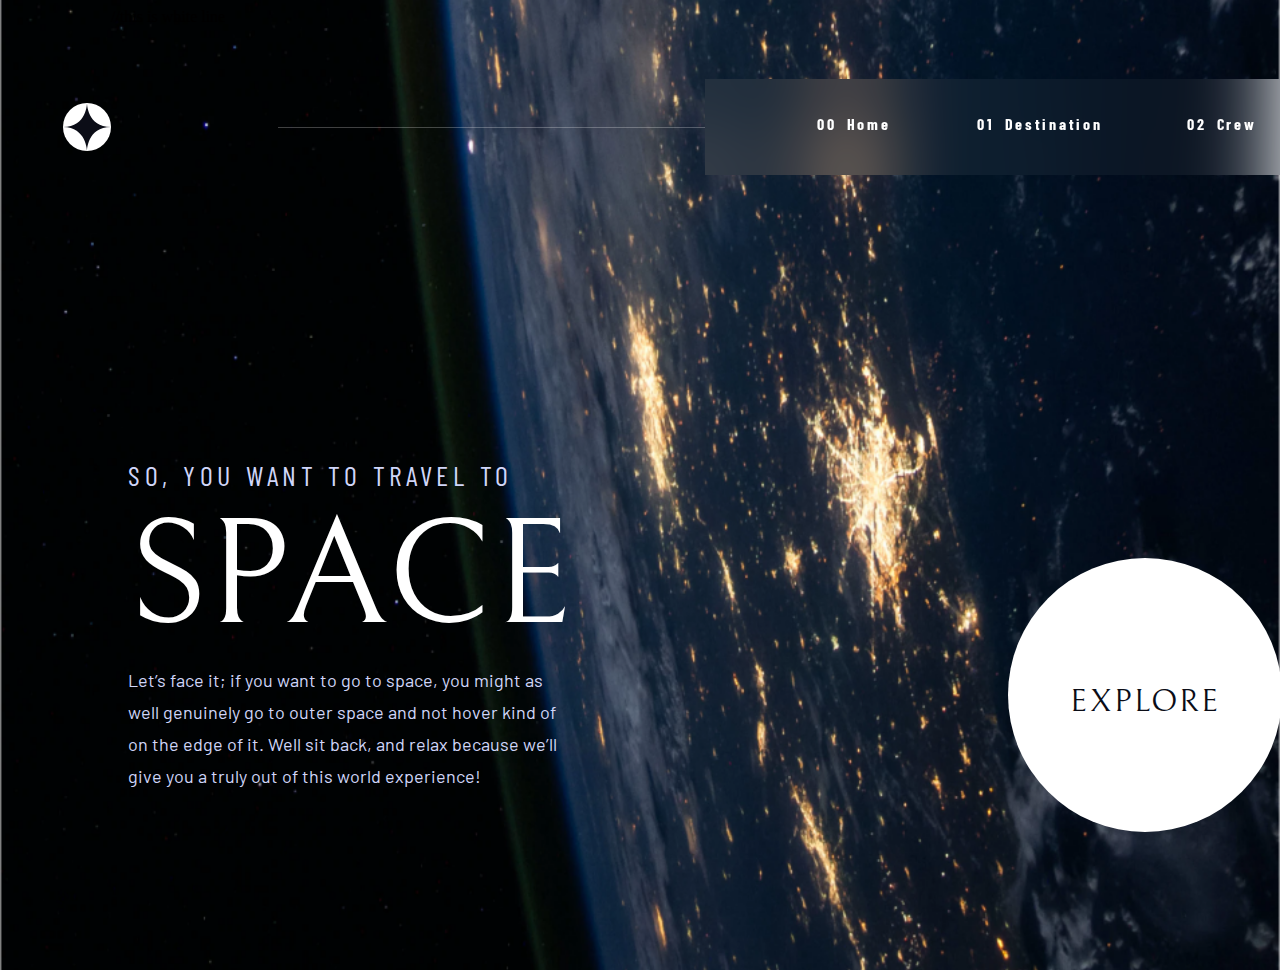
<file: index.html>
<!DOCTYPE html>
<html lang="en">
  <head>
    <meta charset="UTF-8">
    <meta name="viewport" content="width=device-width, initial-scale=1.0">
    <link rel="stylesheet" href="style.css">
    <link rel="preconnect" href="https://fonts.googleapis.com">
    <link rel="preconnect" href="https://fonts.gstatic.com" crossorigin>
    <link
      href="https://fonts.googleapis.com/css2?family=Barlow+Condensed:wght@200&family=Outfit:wght@300&family=Poppins:wght@900&display=swap"
      rel="stylesheet">
    <link rel="preconnect" href="https://fonts.googleapis.com">
    <link rel="preconnect" href="https://fonts.gstatic.com" crossorigin>
    <link
      href="https://fonts.googleapis.com/css2?family=Barlow+Condensed:wght@200&family=Bellefair&family=Outfit:wght@300&family=Poppins:wght@900&display=swap"
      rel="stylesheet">
    <link rel="preconnect" href="https://fonts.googleapis.com">
    <link rel="preconnect" href="https://fonts.gstatic.com" crossorigin>
    <link
      href="https://fonts.googleapis.com/css2?family=Barlow+Condensed:wght@200&family=Barlow:wght@100&family=Bellefair&family=Outfit:wght@300&family=Poppins:wght@900&display=swap"
      rel="stylesheet">
    <title>Home</title>
  </head>
  <body>
    <div class="logo">
      <img src="./image/logo.svg" alt>
    </div>
    <div class="container-1">
      //this is white line
      <div class="whiteLine"></div>
      <div class="navBox">
        <div class="listNav">
          <div class="Home">
            <a href="./index.html">
              <div class="h4">00</div>
              <div class="h2">Home</div>
            </a>
          </div>
          <div class="crew">
            <a href="../../Destination/europa/index.html">
              <div class="h4">01</div>
              <div class="h2">Destination</div>
            </div>

            <div class="destination">
              <a href="../../crew/crew-page-1/index.html">
                <div class="h4">02</div>
                <div class="h2">Crew</div>
              </a>
            </div>
            <div class="technology">
              <a href="/Technology/technology-page-1/index.html">
                <div class="h4">03</div>
                <div class="h2">Technology</div>
              </a>
            </div>
          </div>
        </div>
      </div>
        <div class="container-2">
          <div class="head1">
            SO, YOU WANT TO TRAVEL TO
          </div>
          <div class="head2">
            SPACE
          </div>
          <div class="head3">
            Let’s face it; if you want to go to space, you might as well
            genuinely go to outer space and not hover kind of on the edge of it.
            Well sit back, and relax because we’ll give you a truly out of this
            world experience!
          </div>
        </div>
        <div class="container-3">
          <a href="./index.html"><div class="exp">
              EXPLORE
          </div></a>
        </div>
      </body>
    </html>
</file>
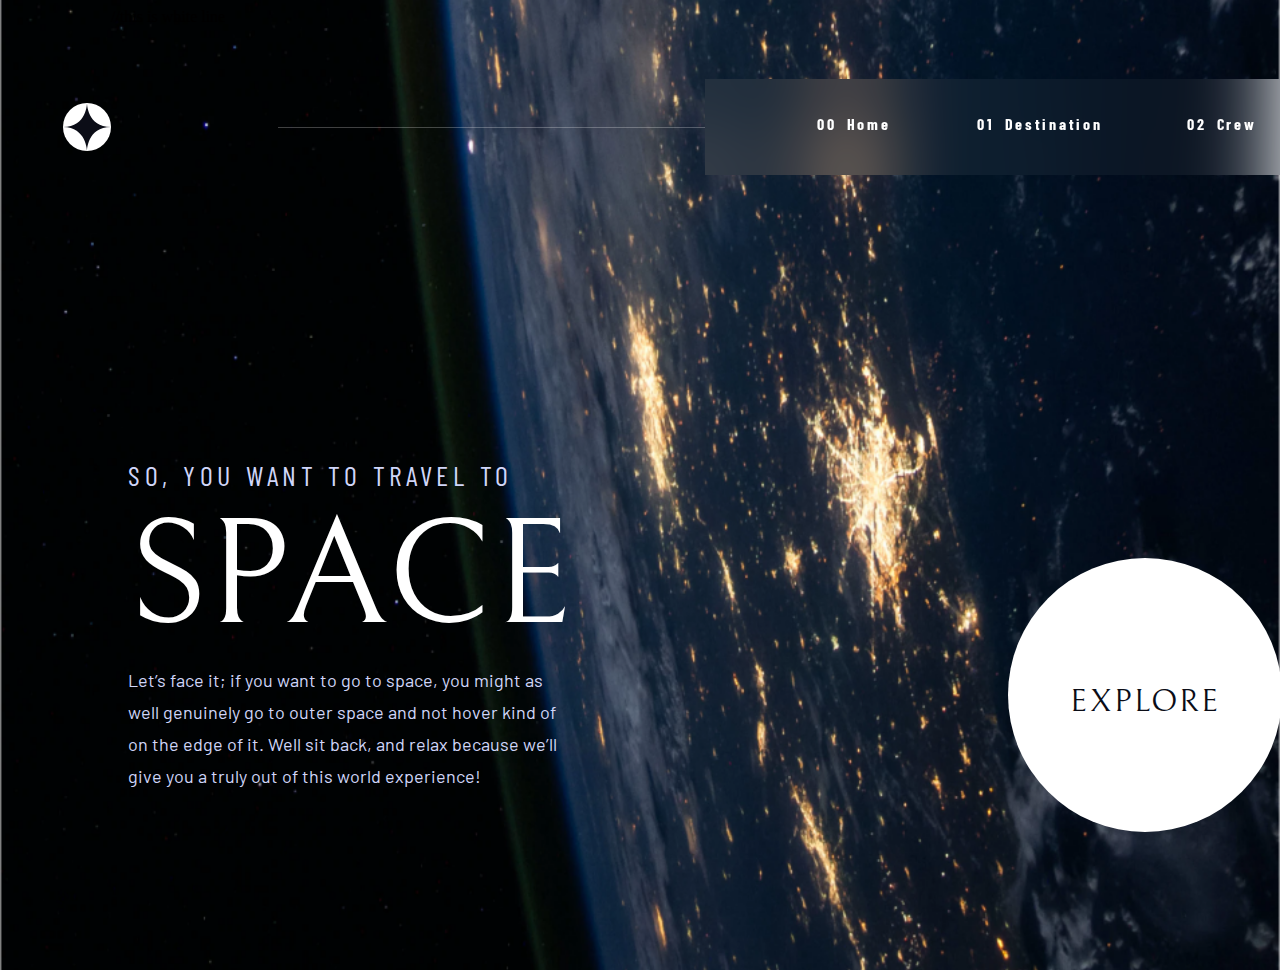
<file: Home/index.html>
<!DOCTYPE html>
<html lang="en">
  <head>
    <meta charset="UTF-8">
    <meta name="viewport" content="width=device-width, initial-scale=1.0">
    <link rel="stylesheet" href="style.css">
    <link rel="preconnect" href="https://fonts.googleapis.com">
    <link rel="preconnect" href="https://fonts.gstatic.com" crossorigin>
    <link
      href="https://fonts.googleapis.com/css2?family=Barlow+Condensed:wght@200&family=Outfit:wght@300&family=Poppins:wght@900&display=swap"
      rel="stylesheet">
    <link rel="preconnect" href="https://fonts.googleapis.com">
    <link rel="preconnect" href="https://fonts.gstatic.com" crossorigin>
    <link
      href="https://fonts.googleapis.com/css2?family=Barlow+Condensed:wght@200&family=Bellefair&family=Outfit:wght@300&family=Poppins:wght@900&display=swap"
      rel="stylesheet">
    <link rel="preconnect" href="https://fonts.googleapis.com">
    <link rel="preconnect" href="https://fonts.gstatic.com" crossorigin>
    <link
      href="https://fonts.googleapis.com/css2?family=Barlow+Condensed:wght@200&family=Barlow:wght@100&family=Bellefair&family=Outfit:wght@300&family=Poppins:wght@900&display=swap"
      rel="stylesheet">
    <title>Home</title>
  </head>
  <body>
    <div class="logo">
      <img src="./image/logo.svg" alt>
    </div>
    <div class="container-1">
      //this is white line
      <div class="whiteLine"></div>
      <div class="navBox">
        <div class="listNav">
          <div class="Home">
            <a href="../../Home/index.html">
              <div class="h4">00</div>
              <div class="h2">Home</div>
            </a>
          </div>
          <div class="crew">
            <a href="../../Destination/europa/index.html">
              <div class="h4">01</div>
              <div class="h2">Destination</div>
            </div>

            <div class="destination">
              <a href="../../crew/crew-page-1/index.html">
                <div class="h4">02</div>
                <div class="h2">Crew</div>
              </a>
            </div>
            <div class="technology">
              <a href="/Technology/technology-page-1/index.html">
                <div class="h4">03</div>
                <div class="h2">Technology</div>
              </a>
            </div>
          </div>
        </div>
      </div>
        <div class="container-2">
          <div class="head1">
            SO, YOU WANT TO TRAVEL TO
          </div>
          <div class="head2">
            SPACE
          </div>
          <div class="head3">
            Let’s face it; if you want to go to space, you might as well
            genuinely go to outer space and not hover kind of on the edge of it.
            Well sit back, and relax because we’ll give you a truly out of this
            world experience!
          </div>
        </div>
        <div class="container-3">
          <a href="./index.html"><div class="exp">
              EXPLORE
          </div></a>
        </div>
      </body>
    </html>
</file>
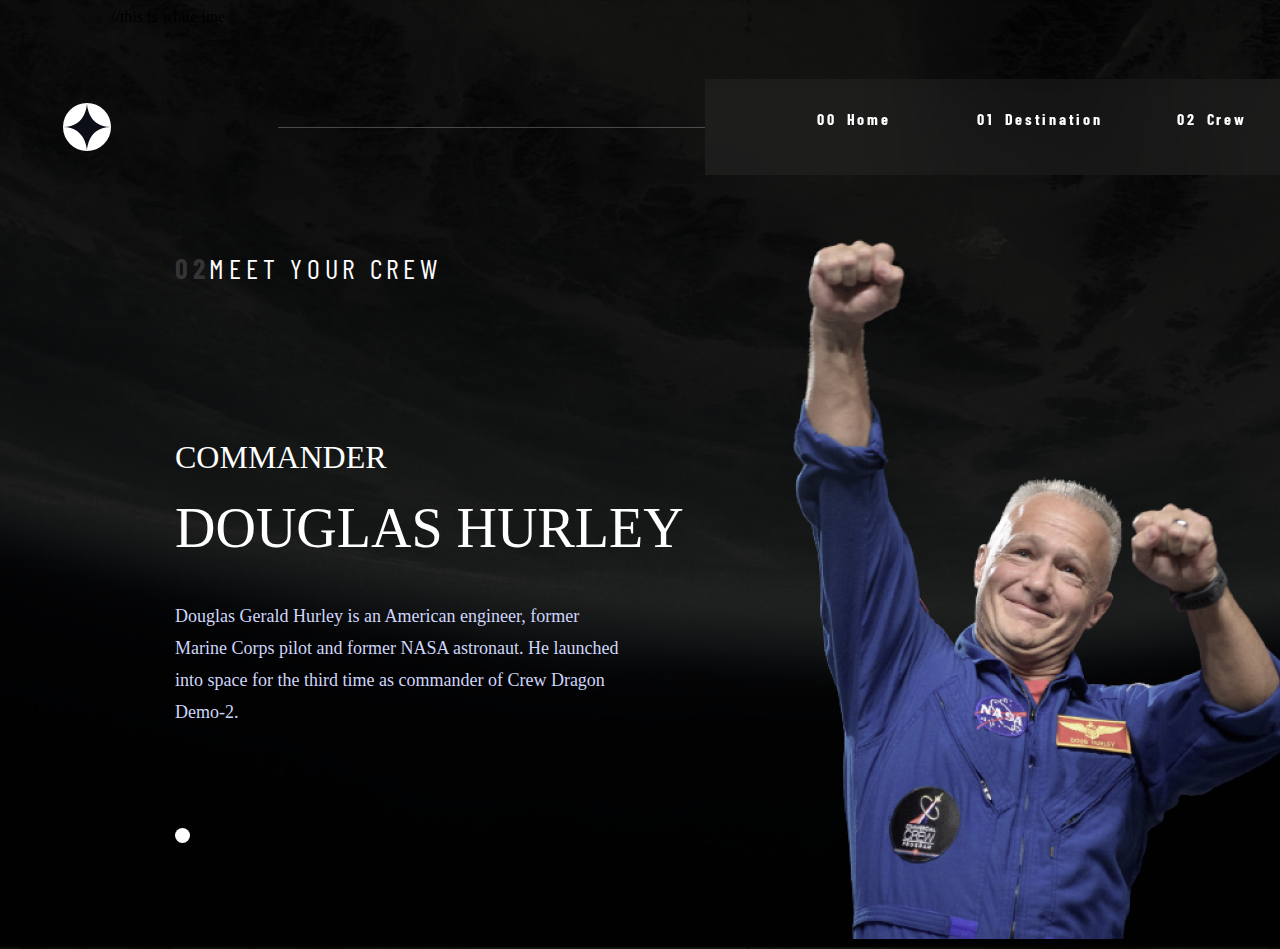
<file: crew/crew-page-1/index.html>
<!DOCTYPE html>
<html lang="en">
  <head>
    <meta charset="UTF-8" />
    <meta name="viewport" content="width=device-width, initial-scale=1.0" />
    <title>Crew 1st</title>
    <link rel="preconnect" href="https://fonts.googleapis.com">
<link rel="preconnect" href="https://fonts.gstatic.com" crossorigin>
<link href="https://fonts.googleapis.com/css2?family=Barlow+Condensed:wght@200&display=swap" rel="stylesheet">
    <link rel="stylesheet" href="style.css" />
  </head>
  <body>
    <div class="logo">
      <img src="../image/logo.svg" alt="" />
    </div>
    <div class="container-1">
      //this is white line
      <div class="whiteLine"></div>
      <div class="navBox">
        <div class="listNav">
          <div class="Home">
            <a href="../../index.html">
              <div class="h4">00</div>
              <div class="h2">Home</div>
            </a>
          </div>
          <div class="crew">
            <a href="../../Destination/europa/index.html">
              <div class="h4">01</div>
              <div class="h2">Destination</div>
          </div>
          <div class="destination">
            <a href="../../crew/crew-page-1/index.html">
              <div class="h4">02</div>
              <div class="h2">Crew</div>
            </a>
          </div>
          <div class="technology">
            <a href="/Technology/technology-page-1/index.html">
              <div class="h4">03</div>
              <div class="h2">Technology</div>
            </a>
          </div>
        </div>
      </div>
    </div>
    <div class="container-2">
      <div class="num">
        02
      </div>
      <div class="name">
        Meet your crew
      </div>
    </div>
    <div class="midContent">
      <div class="com">
        Commander 
      </div>
      <div class="bigDou">
        Douglas Hurley
      </div>
      <div class="smallDou">
        Douglas Gerald Hurley is an American engineer, former Marine Corps pilot and former NASA astronaut. He launched into space for the third time as commander of Crew Dragon Demo-2.
      </div>
      <div class="select">
        <svg xmlns="http://www.w3.org/2000/svg" width="132" height="15" viewBox="0 0 132 15" fill="none">
  <a href="../crew-page-1/index.html">
    <circle cx="7.5" cy="7.5" r="7.5" fill="white"/>
    <a href="../crew-page-2/index.html">
  <circle opacity="0.174363" cx="46.5" cy="7.5" r="7.5" fill="white"/>
  <a href="../crew-page-3/index.html">
  <circle opacity="0.174363" cx="85.5" cy="7.5" r="7.5" fill="white"/>
</a>
  <a href="../crew-page-4/index.html">
  <circle opacity="0.174363" cx="124.5" cy="7.5" r="7.5" fill="white"/>
</a>
</svg>
      </div>
    </div>
    <div class="photo">
      <div class="img">
        <img src="../image/crew-1.png" alt="">
      </div>
    </div>
  </body>
</html>
</file>
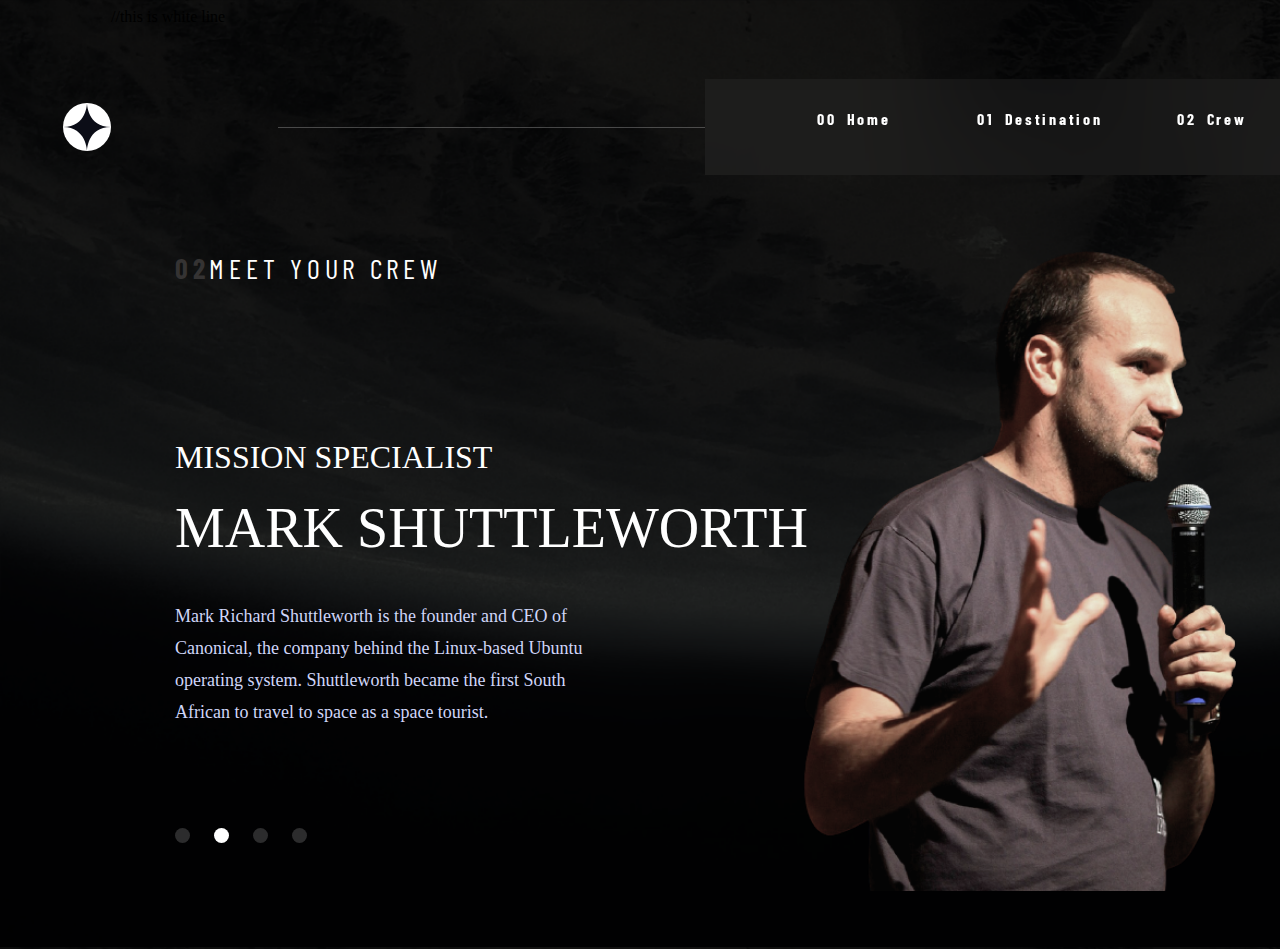
<file: crew/crew-page-2/index.html>
<!DOCTYPE html>
<html lang="en">
  <head>
    <meta charset="UTF-8" />
    <meta name="viewport" content="width=device-width, initial-scale=1.0" />
    <title>Crew 2rd</title>
    <link rel="preconnect" href="https://fonts.googleapis.com">
<link rel="preconnect" href="https://fonts.gstatic.com" crossorigin>
<link href="https://fonts.googleapis.com/css2?family=Barlow+Condensed:wght@200&display=swap" rel="stylesheet">
    <link rel="stylesheet" href="style.css" />
  </head>
  <body>
          <div class="logo">
      <img src="../image/logo.svg" alt="" />
    </div>
    <div class="container-1">
      //this is white line
      <div class="whiteLine"></div>
      <div class="navBox">
        <div class="listNav">
          <div class="Home">
            <a href="../../index.html">
              <div class="h4">00</div>
              <div class="h2">Home</div>
            </a>
          </div>
          <div class="crew">
            <a href="../../Destination/europa/index.html">
              <div class="h4">01</div>
              <div class="h2">Destination</div>
          </div>
          <div class="destination">
            <a href="../../crew/crew-page-1/index.html">
              <div class="h4">02</div>
              <div class="h2">Crew</div>
            </a>
          </div>
          <div class="technology">
            <a href="/Technology/technology-page-1/index.html">
              <div class="h4">03</div>
              <div class="h2">Technology</div>
            </a>
          </div>
        </div>
      </div>
    </div>
    <div class="container-2">
      <div class="num">
        02
      </div>
      <div class="name">
        Meet your crew
      </div>
    </div>
    <div class="midContent">
      <div class="com">
        Mission Specialist  
      </div>
      <div class="bigDou">
        MARK SHUTTLEWORTH
      </div>
      <div class="smallDou">
         Mark Richard Shuttleworth is the founder and CEO of Canonical, the company behind the Linux-based Ubuntu operating system. Shuttleworth became the first South African to travel to space as a space tourist.
      </div>
      <div class="select">
        <svg xmlns="http://www.w3.org/2000/svg" width="132" height="15" viewBox="0 0 132 15" fill="none">
  <a href="../crew-page-2/index.html">
  <circle cx="46.5" cy="7.5" r="7.5" fill="white"/></a>
  <a href="../crew-page-1/index.html">
  <circle opacity="0.174363" cx="7.5" cy="7.5" r="7.5" fill="white"/></a>
  <a href="../crew-page-3/index.html">
  <circle opacity="0.174363" cx="85.5" cy="7.5" r="7.5" fill="white"/></a>
  <a href="../crew-page-4/index.html">
  <circle opacity="0.174363" cx="124.5" cy="7.5" r="7.5" fill="white"/></a>
</svg>
      </div>
    </div>
    <div class="photo">
      <div class="img">
        <img src="../image/crew-2.png" alt="">
      </div>
    </div>
  </body>
</html>
</file>
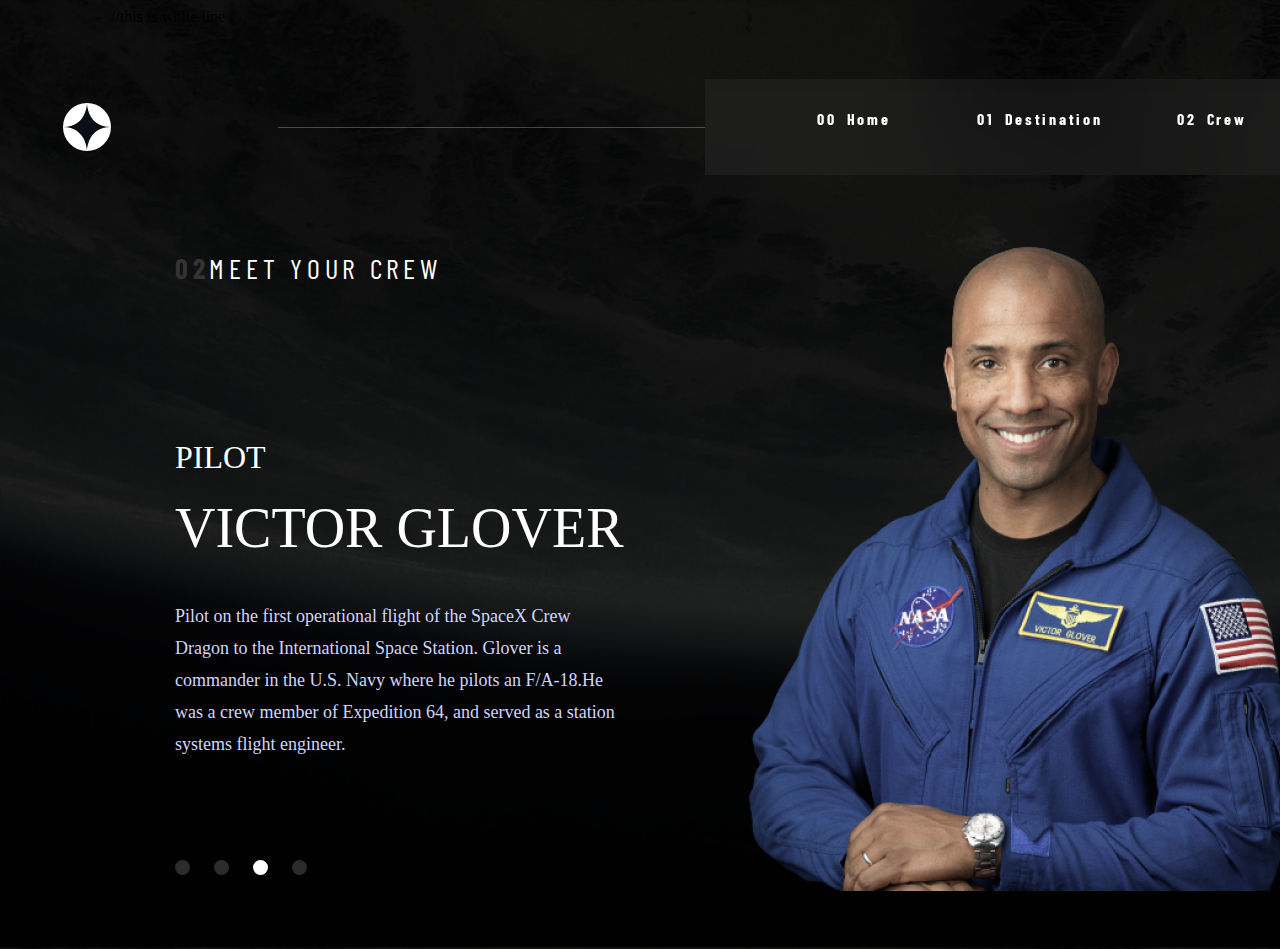
<file: crew/crew-page-3/index.html>
<!DOCTYPE html>
<html lang="en">
  <head>
    <meta charset="UTF-8" />
    <meta name="viewport" content="width=device-width, initial-scale=1.0" />
    <title>crew 3rd</title>
    <link rel="preconnect" href="https://fonts.googleapis.com">
<link rel="preconnect" href="https://fonts.gstatic.com" crossorigin>
<link href="https://fonts.googleapis.com/css2?family=Barlow+Condensed:wght@200&display=swap" rel="stylesheet">
    <link rel="stylesheet" href="style.css" />
  </head>
  <body>
   <div class="logo">
      <img src="../image/logo.svg" alt="" />
    </div>
    <div class="container-1">
      //this is white line
      <div class="whiteLine"></div>
      <div class="navBox">
        <div class="listNav">
          <div class="Home">
            <a href="../../index.html">
              <div class="h4">00</div>
              <div class="h2">Home</div>
            </a>
          </div>
          <div class="crew">
            <a href="../../Destination/europa/index.html">
              <div class="h4">01</div>
              <div class="h2">Destination</div>
          </div>
          <div class="destination">
            <a href="../../crew/crew-page-1/index.html">
              <div class="h4">02</div>
              <div class="h2">Crew</div>
            </a>
          </div>
          <div class="technology">
            <a href="/Technology/technology-page-1/index.html">
              <div class="h4">03</div>
              <div class="h2">Technology</div>
            </a>
          </div>
        </div>
      </div>
    </div> <div class="container-2">
      <div class="num">
        02
      </div>
      <div class="name">
        Meet your crew
      </div>
    </div>
    <div class="midContent">
      <div class="com">
        PILOT
      </div>
      <div class="bigDou">
        Victor Glover
      </div>
      <div class="smallDou">
        Pilot on the first operational flight of the SpaceX Crew Dragon to the International Space Station. Glover is a commander in the U.S. Navy where he pilots an F/A-18.He was a crew member of Expedition 64, and served as a station systems flight engineer. 
      </div>
      <div class="select">
        <svg xmlns="http://www.w3.org/2000/svg" width="132" height="15" viewBox="0 0 132 15" fill="none">
  <a href="../crew-page-3/index.html"><circle cx="85.5" cy="7.5" r="7.5" fill="white"/></a>
  <a href="../crew-page-1/index.html"><circle opacity="0.174363" cx="7.5" cy="7.5" r="7.5" fill="white"/></a>
  <a href="../crew-page-2/index.html"><circle opacity="0.174363" cx="46.5" cy="7.5" r="7.5" fill="white"/></a>
  <a href="../crew-page-4/index.html"><circle opacity="0.174363" cx="124.5" cy="7.5" r="7.5" fill="white"/></a>
        </svg>
      </div>
    </div>
    <div class="photo">
      <div class="img">
        <img src="../image/crew-3.png" alt="">
      </div>
    </div>
  </body>
</html>
</file>
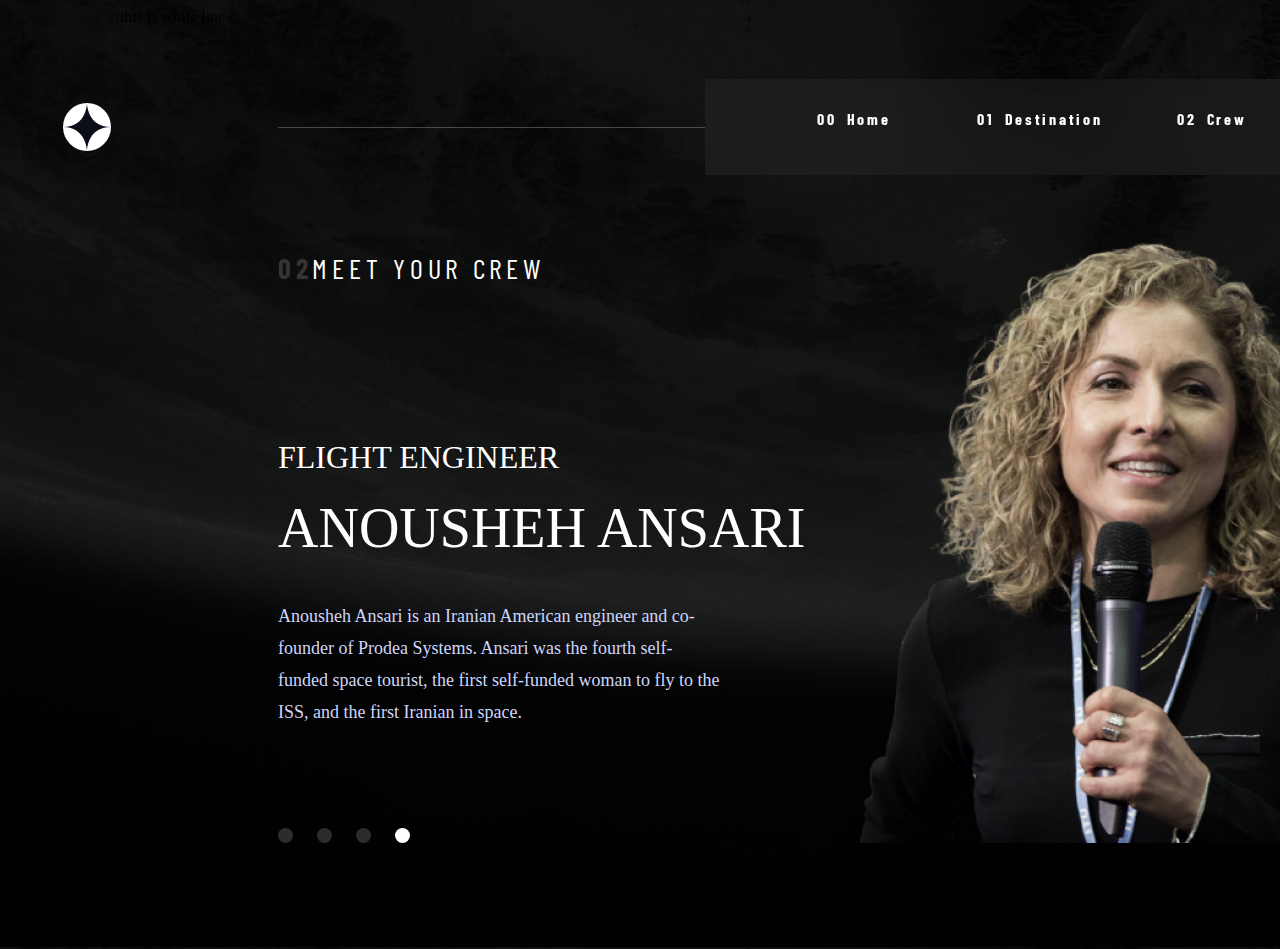
<file: crew/crew-page-4/index.html>
<!DOCTYPE html>
<html lang="en">
  <head>
    <meta charset="UTF-8" />
    <meta name="viewport" content="width=device-width, initial-scale=1.0" />
    <title>crew 4th</title>
    <link rel="preconnect" href="https://fonts.googleapis.com">
<link rel="preconnect" href="https://fonts.gstatic.com" crossorigin>
<link href="https://fonts.googleapis.com/css2?family=Barlow+Condensed:wght@200&display=swap" rel="stylesheet">
    <link rel="stylesheet" href="style.css" />
  </head>
  <body>
     <div class="logo">
      <img src="../image/logo.svg" alt="" />
    </div>
    <div class="container-1">
      //this is white line
      <div class="whiteLine"></div>
      <div class="navBox">
        <div class="listNav">
          <div class="Home">
            <a href="../../index.html">
              <div class="h4">00</div>
              <div class="h2">Home</div>
            </a>
          </div>
          <div class="crew">
            <a href="../../Destination/europa/index.html">
              <div class="h4">01</div>
              <div class="h2">Destination</div>
          </div>
          <div class="destination">
            <a href="../../crew/crew-page-1/index.html">
              <div class="h4">02</div>
              <div class="h2">Crew</div>
            </a>
          </div>
          <div class="technology">
            <a href="/Technology/technology-page-1/index.html">
              <div class="h4">03</div>
              <div class="h2">Technology</div>
            </a>
          </div>
        </div>
      </div>
    <div class="container-2">
      <div class="num">
        02
      </div>
      <div class="name">
        Meet your crew
      </div>
    </div>
    <div class="midContent">
      <div class="com">
      Flight Engineer 
      </div>
      <div class="bigDou">
        Anousheh Ansari
      </div>
      <div class="smallDou">
        Anousheh Ansari is an Iranian American engineer and co-founder of Prodea Systems. Ansari was the fourth self-funded space tourist, the first self-funded woman to fly to the ISS, and the first Iranian in space. 
      </div>
      <div class="select">
       <svg xmlns="http://www.w3.org/2000/svg" width="132" height="15" viewBox="0 0 132 15" fill="none">
  <a href="../crew-page-4/index.html"><circle cx="124.5" cy="7.5" r="7.5" fill="white"/></a>
  <a href="../crew-page-1/index.html"><circle opacity="0.174363" cx="7.5" cy="7.5" r="7.5" fill="white"/></a>
  <a href="../crew-page-2/index.html"><circle opacity="0.174363" cx="46.5" cy="7.5" r="7.5" fill="white"/></a>
  <a href="../crew-page-3/index.html"><circle opacity="0.174363" cx="85.5" cy="7.5" r="7.5" fill="white"/></a>
        </svg>
      </div>
    </div>
    <div class="photo">
      <div class="img">
        <img src="../image/crew-4.png" alt="">
      </div>
    </div>
  </body>
</html>
</file>
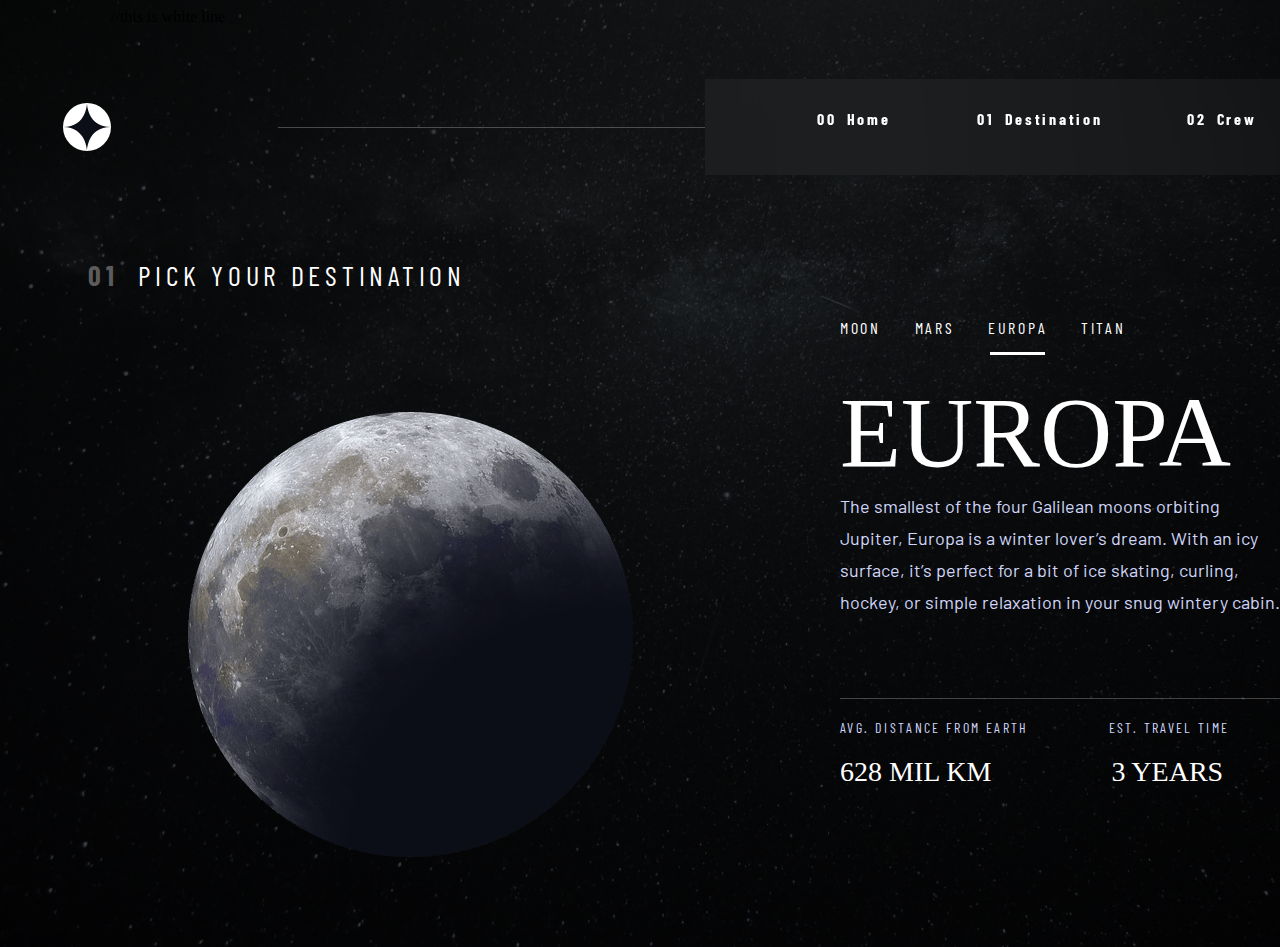
<file: Destination/europa/index.html>
<!DOCTYPE html>
<html lang="en">

<head>
  <meta charset="UTF-8">
  <meta name="viewport" content="width=device-width, initial-scale=1.0">
  <link rel="preconnect" href="https://fonts.googleapis.com">
  <link rel="preconnect" href="https://fonts.gstatic.com" crossorigin>
  <link
    href="https://fonts.googleapis.com/css2?family=Barlow+Condensed:wght@100;200&family=Outfit:wght@300&family=Poppins:wght@900&display=swap"
    rel="stylesheet">
  <link rel="preconnect" href="https://fonts.googleapis.com">
  <link rel="preconnect" href="https://fonts.gstatic.com" crossorigin>
  <link
    href="https://fonts.googleapis.com/css2?family=Barlow+Condensed:wght@100;200&family=Barlow:wght@100&family=Outfit:wght@300&family=Poppins:wght@900&display=swap"
    rel="stylesheet">
  <link rel="stylesheet" href="style.css">
  <title>europa</title>
</head>

<body>
  <div class="logo">
    <img src="../image/logo.svg" alt="" />
  </div>
  <div class="container-1">
    //this is white line
    <div class="whiteLine"></div>
    <div class="navBox">
      <div class="listNav">
        <div class="Home">
          <a href="../../index.html">
            <div class="h4">00</div>
            <div class="h2">Home</div>
          </a>
        </div>
        <div class="crew">
          <a href="../../Destination/europa/index.html">
            <div class="h4">01</div>
            <div class="h2">Destination</div>
        </div>
        <div class="destination">
          <a href="../../crew/crew-page-1/index.html">
            <div class="h4">02</div>
            <div class="h2">Crew</div>
          </a>
        </div>
        <div class="technology">
          <a href="/Technology/technology-page-1/index.html">
            <div class="h4">03</div>
            <div class="h2">Technology</div>
          </a>
        </div>
      </div>
    </div>
  </div>

  <div class="container-2">
    <div class="section1">
      <div class="head1">
        01
      </div>
      <div class="head2">
        PICK YOUR DESTINATION
      </div>
    </div>
    <div class="section2">
      <img src="../image/image-moon.png" alt="">
    </div>
  </div>

  <div class="container-3">
    <div class="part1">
      <div class="moon">
        <a href="../moon/index.html">MOON</a>
      </div>
      <div class="mars">
        <a href="../mars/index.html">MARS</a>
      </div>
      <div class="europa">
        <a href="../europa/index.html">EUROPA</a>
      </div>
      <div class="titan">
        <a href="../Titan/index.html">TITAN</a>
      </div>
    </div>
    <div class="part2">
    </div>
    <div class="part3">
      <div class="bigName">
        EUROPA
      </div>
    </div>
    <div class="part4">
      The smallest of the four Galilean moons orbiting Jupiter, Europa is a winter lover’s dream. With an icy surface, it’s perfect for a bit of ice skating, curling, hockey, or simple relaxation in your snug wintery cabin.
    </div>
    <div class="part5">
    </div>
    <div class="part6">
      <div class="avg">
        AVG. DISTANCE FROM EARTH
      </div>
      <div class="est">
        EST. TRAVEL TIME
      </div>
    </div>
    <div class="part7">
      <div class="km">
        628 MIL KM
      </div>
      <div class="days">
        3 YEARS
      </div>
    </div>
  </div>

</body>

</html>
</file>
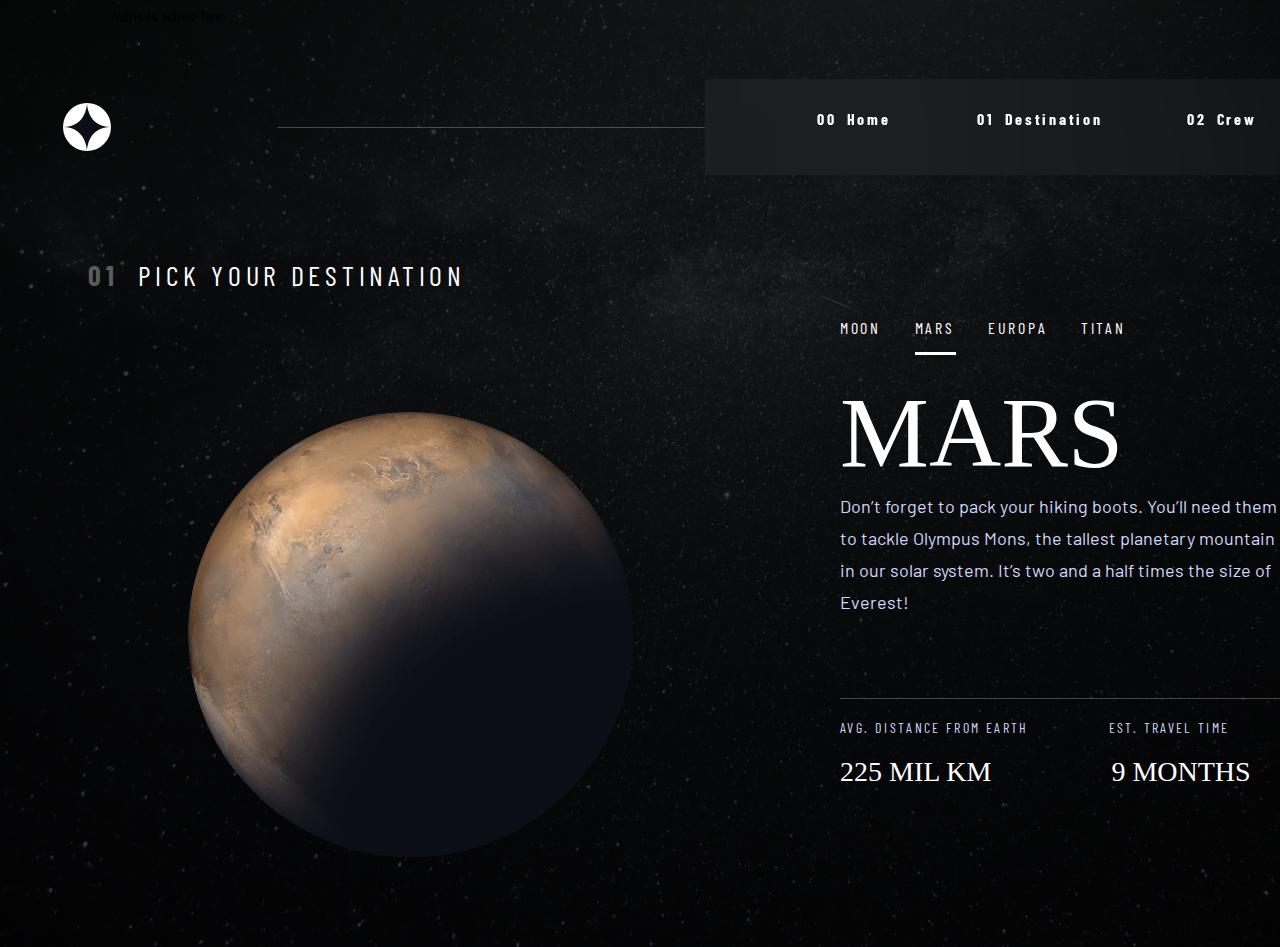
<file: Destination/mars/index.html>
<!DOCTYPE html>
<html lang="en">

<head>
  <meta charset="UTF-8">
  <meta name="viewport" content="width=device-width, initial-scale=1.0">
  <link rel="preconnect" href="https://fonts.googleapis.com">
  <link rel="preconnect" href="https://fonts.gstatic.com" crossorigin>
  <link
    href="https://fonts.googleapis.com/css2?family=Barlow+Condensed:wght@100;200&family=Outfit:wght@300&family=Poppins:wght@900&display=swap"
    rel="stylesheet">
  <link rel="preconnect" href="https://fonts.googleapis.com">
  <link rel="preconnect" href="https://fonts.gstatic.com" crossorigin>
  <link
    href="https://fonts.googleapis.com/css2?family=Barlow+Condensed:wght@100;200&family=Barlow:wght@100&family=Outfit:wght@300&family=Poppins:wght@900&display=swap"
    rel="stylesheet">
  <link rel="stylesheet" href="style.css">
  <title>mars</title>
</head>

<body>
  <div class="logo">
    <img src="../image/logo.svg" alt="" />
  </div>
  <div class="container-1">
    //this is white line
    <div class="whiteLine"></div>
    <div class="navBox">
      <div class="listNav">
        <div class="Home">
          <a href="../../index.html">
            <div class="h4">00</div>
            <div class="h2">Home</div>
          </a>
        </div>
        <div class="crew">
          <a href="../../Destination/europa/index.html">
            <div class="h4">01</div>
            <div class="h2">Destination</div>
        </div>
        <div class="destination">
          <a href="../../crew/crew-page-1/index.html">
            <div class="h4">02</div>
            <div class="h2">Crew</div>
          </a>
        </div>
        <div class="technology">
          <a href="/Technology/technology-page-1/index.html">
            <div class="h4">03</div>
            <div class="h2">Technology</div>
          </a>
        </div>
      </div>
    </div>
  </div>

  <div class="container-2">
    <div class="section1">
      <div class="head1">
        01
      </div>
      <div class="head2">
        PICK YOUR DESTINATION
      </div>
    </div>
    <div class="section2">
      <img src="../image/image-mars.png" alt="">
    </div>
  </div>

  <div class="container-3">
      <div class="part1">
        <div class="moon">
          <a href="../moon/index.html">MOON</a>
        </div>
        <div class="mars">
          <a href="../mars/index.html">MARS</a>
        </div>
        <div class="europa">
          <a href="../europa/index.html">EUROPA</a>
        </div>
        <div class="titan">
          <a href="../Titan/index.html">TITAN</a>
        </div>
    </div>
    <div class="part2">
    </div>
    <div class="part3">
      <div class="bigName">
        MARS
      </div>
    </div>
    <div class="part4">
      Don’t forget to pack your hiking boots. You’ll need them to tackle Olympus Mons, the tallest planetary mountain in our solar system. It’s two and a half times the size of Everest!
    </div>
    <div class="part5">
    </div>
    <div class="part6">
      <div class="avg">
        AVG. DISTANCE FROM EARTH
      </div>
      <div class="est">
        EST. TRAVEL TIME
      </div>
    </div>
    <div class="part7">
      <div class="km">
        225 MIL KM
      </div>
      <div class="days">
        9 MONTHS
      </div>
    </div>
  </div>

</body>

</html>
</file>
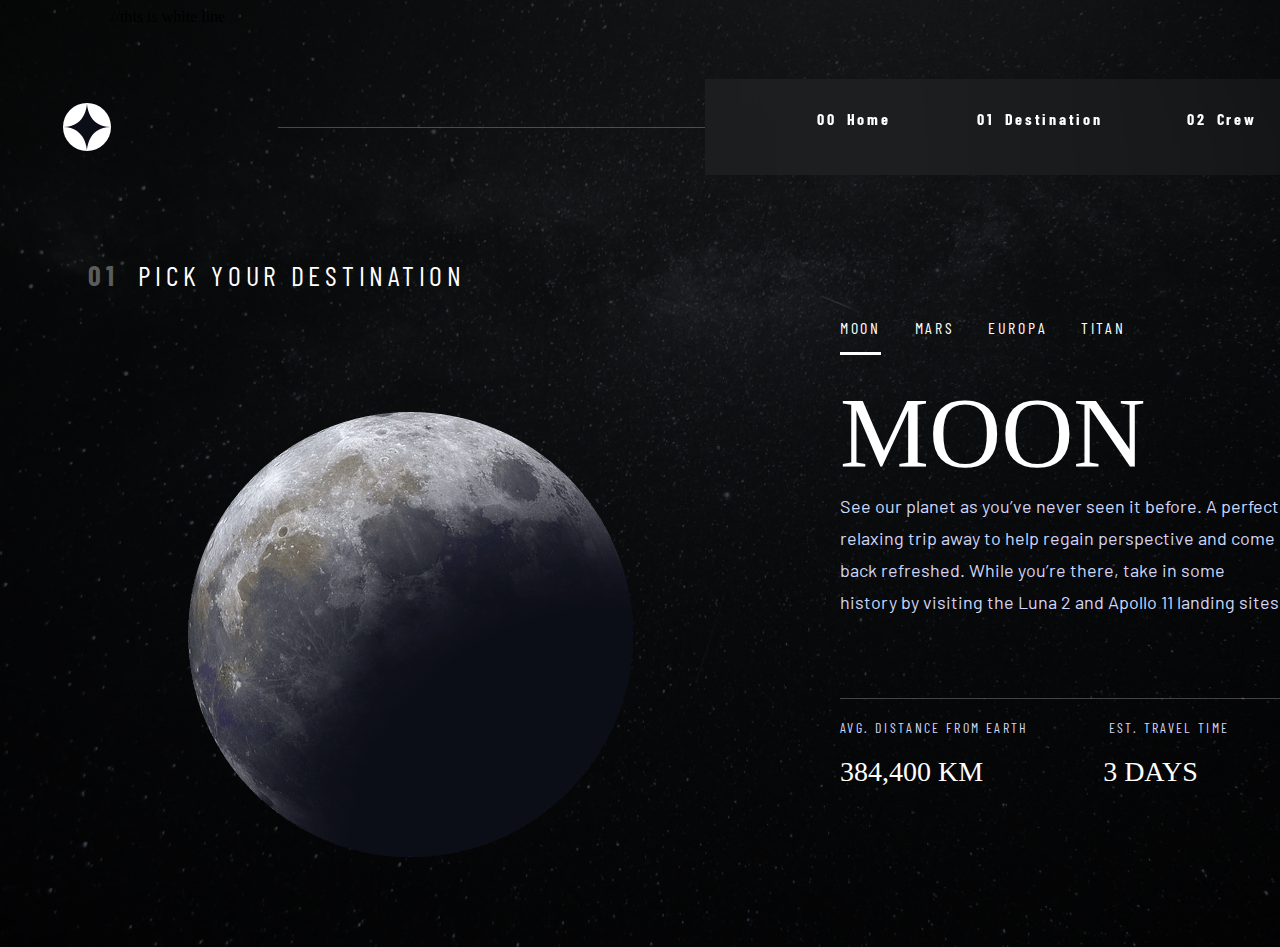
<file: Destination/moon/index.html>
<!DOCTYPE html>
<html lang="en">

<head>
  <meta charset="UTF-8">
  <meta name="viewport" content="width=device-width, initial-scale=1.0">
  <link rel="preconnect" href="https://fonts.googleapis.com">
  <link rel="preconnect" href="https://fonts.gstatic.com" crossorigin>
  <link
    href="https://fonts.googleapis.com/css2?family=Barlow+Condensed:wght@100;200&family=Outfit:wght@300&family=Poppins:wght@900&display=swap"
    rel="stylesheet">
  <link rel="preconnect" href="https://fonts.googleapis.com">
  <link rel="preconnect" href="https://fonts.gstatic.com" crossorigin>
  <link
    href="https://fonts.googleapis.com/css2?family=Barlow+Condensed:wght@100;200&family=Barlow:wght@100&family=Outfit:wght@300&family=Poppins:wght@900&display=swap"
    rel="stylesheet">
  <link rel="stylesheet" href="style.css">
  <title>moon</title>
</head>

<body>
  <div class="logo">
    <img src="../image/logo.svg" alt="" />
  </div>
  <div class="container-1">
    //this is white line
    <div class="whiteLine"></div>
    <div class="navBox">
      <div class="listNav">
        <div class="Home">
          <a href="../../index.html">
            <div class="h4">00</div>
            <div class="h2">Home</div>
          </a>
        </div>
        <div class="crew">
          <a href="../../Destination/europa/index.html">
            <div class="h4">01</div>
            <div class="h2">Destination</div>
        </div>
        <div class="destination">
          <a href="../../crew/crew-page-1/index.html">
            <div class="h4">02</div>
            <div class="h2">Crew</div>
          </a>
        </div>
        <div class="technology">
          <a href="/Technology/technology-page-1/index.html">
            <div class="h4">03</div>
            <div class="h2">Technology</div>
          </a>
        </div>
      </div>
    </div>
  </div>

  <div class="container-2">
    <div class="section1">
      <div class="head1">
        01
      </div>
      <div class="head2">
        PICK YOUR DESTINATION
      </div>
    </div>
    <div class="section2">
      <img src="../image/image-moon.png" alt="">
    </div>
  </div>

  <div class="container-3">
    <div class="part1">
      <div class="moon">
        <a href="../moon/index.html">MOON</a>
      </div>
      <div class="mars">
        <a href="../mars/index.html">MARS</a>
      </div>
      <div class="europa">
        <a href="../europa/index.html">EUROPA</a>
      </div>
      <div class="titan">
        <a href="../Titan/index.html">TITAN</a>
      </div>
    </div>
    <div class="part2">
    </div>
    <div class="part3">
      <div class="bigName">
        MOON
      </div>
    </div>
    <div class="part4">
      See our planet as you’ve never seen it before. A perfect relaxing trip away to help regain perspective and come
      back refreshed. While you’re there, take in some history by visiting the Luna 2 and Apollo 11 landing sites.
    </div>
    <div class="part5">
    </div>
    <div class="part6">
      <div class="avg">
        AVG. DISTANCE FROM EARTH
      </div>
      <div class="est">
        EST. TRAVEL TIME
      </div>
    </div>
    <div class="part7">
      <div class="km">
        384,400 KM
      </div>
      <div class="days">
        3 DAYS
      </div>
    </div>
  </div>

</body>

</html>
</file>
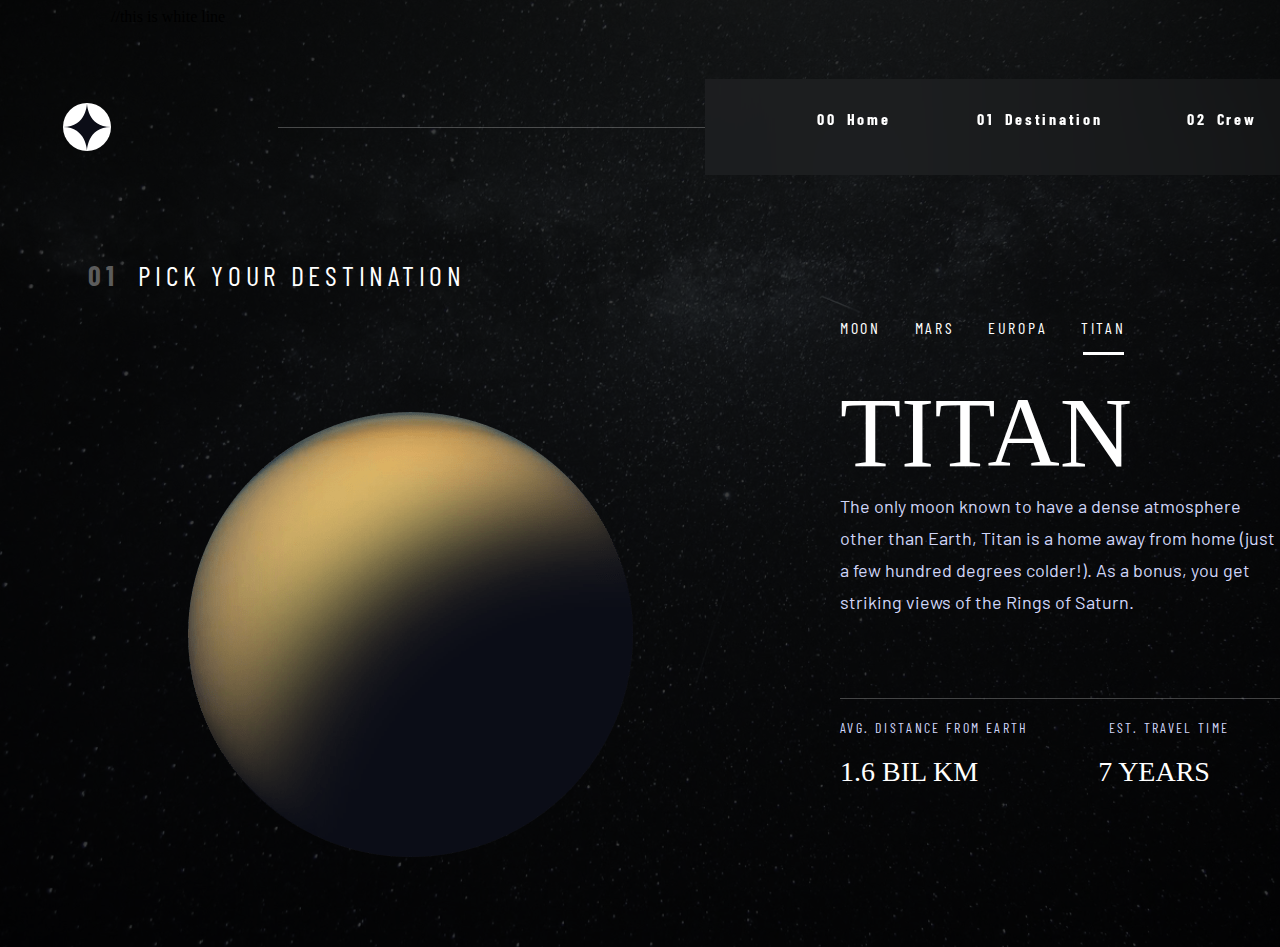
<file: Destination/Titan/index.html>
<!DOCTYPE html>
<html lang="en">

<head>
  <meta charset="UTF-8">
  <meta name="viewport" content="width=device-width, initial-scale=1.0">
  <link rel="preconnect" href="https://fonts.googleapis.com">
  <link rel="preconnect" href="https://fonts.gstatic.com" crossorigin>
  <link
    href="https://fonts.googleapis.com/css2?family=Barlow+Condensed:wght@100;200&family=Outfit:wght@300&family=Poppins:wght@900&display=swap"
    rel="stylesheet">
  <link rel="preconnect" href="https://fonts.googleapis.com">
  <link rel="preconnect" href="https://fonts.gstatic.com" crossorigin>
  <link
    href="https://fonts.googleapis.com/css2?family=Barlow+Condensed:wght@100;200&family=Barlow:wght@100&family=Outfit:wght@300&family=Poppins:wght@900&display=swap"
    rel="stylesheet">
  <link rel="stylesheet" href="style.css">
  <title>titan</title>
</head>

<body>
  <div class="logo">
    <img src="../image/logo.svg" alt="" />
  </div>
  <div class="container-1">
    //this is white line
    <div class="whiteLine"></div>
    <div class="navBox">
      <div class="listNav">
        <div class="Home">
          <a href="../../index.html">
            <div class="h4">00</div>
            <div class="h2">Home</div>
          </a>
        </div>
        <div class="crew">
          <a href="../../Destination/europa/index.html">
            <div class="h4">01</div>
            <div class="h2">Destination</div>
        </div>
        <div class="destination">
          <a href="../../crew/crew-page-1/index.html">
            <div class="h4">02</div>
            <div class="h2">Crew</div>
          </a>
        </div>
        <div class="technology">
          <a href="/Technology/technology-page-1/index.html">
            <div class="h4">03</div>
            <div class="h2">Technology</div>
          </a>
        </div>
      </div>
    </div>
  </div>

  <div class="container-2">
    <div class="section1">
      <div class="head1">
        01
      </div>
      <div class="head2">
        PICK YOUR DESTINATION
      </div>
    </div>
    <div class="section2">
    <img src="../image/image-titan.png" alt="">
    </div>
  </div>

  <div class="container-3">
    <div class="part1">
      <div class="moon">
        <a href="../moon/index.html">MOON</a>
      </div>
      <div class="mars">
        <a href="../mars/index.html">MARS</a>
      </div>
      <div class="europa">
        <a href="../europa/index.html">EUROPA</a>
      </div>
      <div class="titan">
        <a href="../Titan/index.html">TITAN</a>
      </div>
    </div>
    <div class="part2">
    </div>
    <div class="part3">
      <div class="bigName">
        TITAN
      </div>
    </div>
    <div class="part4">
      The only moon known to have a dense atmosphere other than Earth, Titan is a home away from home (just a few hundred degrees colder!). As a bonus, you get striking views of the Rings of Saturn.
    </div>
    <div class="part5">
    </div>
    <div class="part6">
      <div class="avg">
        AVG. DISTANCE FROM EARTH
      </div>
      <div class="est">
        EST. TRAVEL TIME
      </div>
    </div>
    <div class="part7">
      <div class="km">
        1.6 BIL KM
      </div>
      <div class="days">
        7 YEARS
      </div>
    </div>
  </div>

</body>

</html>
</file>
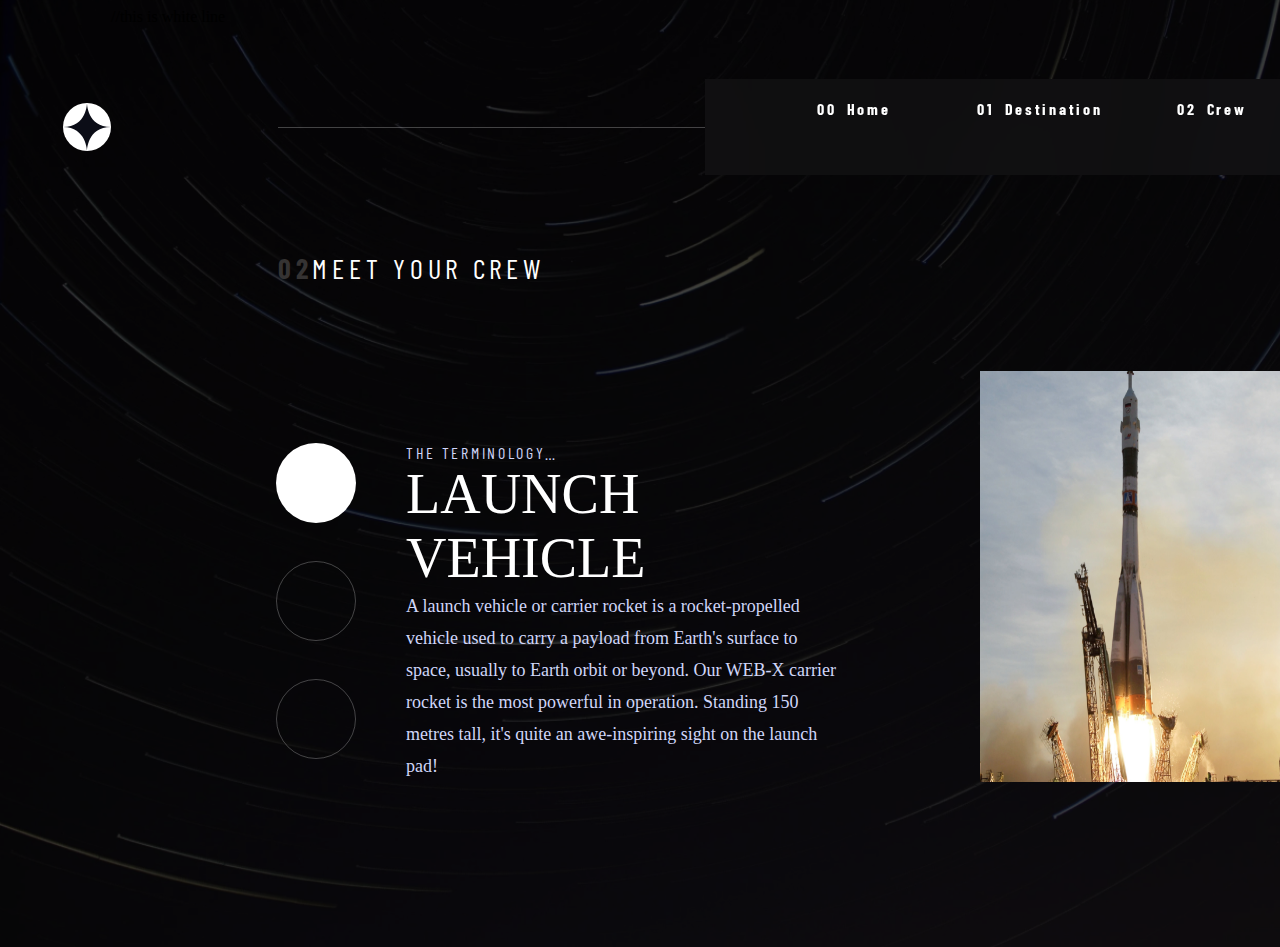
<file: Technology/technology-page-1/index.html>
<!DOCTYPE html>
<html lang="en">
  <head>
    <meta charset="UTF-8" />
    <meta name="viewport" content="width=device-width, initial-scale=1.0" />
    <link rel="stylesheet" href="style.css" />
    <link rel="preconnect" href="https://fonts.gstatic.com" crossorigin />
    <link
      href="https://fonts.googleapis.com/css2?family=Barlow+Condensed:wght@200&display=swap"
      rel="stylesheet"
    />
    <title>tech 1st</title>
  </head>
  <body>
    <div class="logo">
      <img src="../image/logo.svg" alt="" />
    </div>
    <div class="container-1">
      //this is white line
      <div class="whiteLine"></div>
      <div class="navBox">
        <div class="listNav">
          <div class="Home">
            <a href="../../index.html">
              <div class="h4">00</div>
              <div class="h2">Home</div>
            </a>
          </div>
          <div class="crew">
            <a href="../../Destination/europa/index.html">
              <div class="h4">01</div>
              <div class="h2">Destination</div>
          </div>
          <div class="destination">
            <a href="../../crew/crew-page-1/index.html">
              <div class="h4">02</div>
              <div class="h2">Crew</div>
            </a>
          </div>
          <div class="technology">
            <a href="/Technology/technology-page-1/index.html">
              <div class="h4">03</div>
              <div class="h2">Technology</div>
            </a>
          </div>
        </div>
      </div>
    <div class="container-2">
      <div class="num">02</div>
      <div class="name">Meet your crew</div>
    </div>
    <div class="midContent">
      <div class="select">
        <a href="../technology-page-1/index.html"><svg
          xmlns="http://www.w3.org/2000/svg"
          width="80"
          height="80"
          viewBox="0 0 80 80"
          fill="none"
        >
          <circle cx="40" cy="40" r="40" fill="white"/>
        </svg></a>
        <a href="../technology-page-2/index.html
        "><svg
          xmlns="http://www.w3.org/2000/svg"
          width="80"
          height="80"
          viewBox="0 0 80 80"
          fill="none"
          id="second-2"
        >2
          <circle opacity="0.25" cx="40" cy="40" r="39.5" stroke="white" />
        </svg></a>
        <a href="../technology-page-3/index.html"><svg
          xmlns="http://www.w3.org/2000/svg"
          width="80"
          height="80"
          viewBox="0 0 80 80"
          fill="none"
        >3
          <circle opacity="0.25" cx="40" cy="40" r="39.5" stroke="white" />
        </svg></a>
      </div>
      <div class="content">
      <div class="com">THE TERMINOLOGY…</div>
      <div class="bigDou">LAUNCH VEHICLE</div>
      <div class="smallDou">
        A launch vehicle or carrier rocket is a rocket-propelled vehicle used to carry a payload from Earth's surface to space, usually to Earth orbit or beyond. Our WEB-X carrier rocket is the most powerful in operation. Standing 150 metres tall, it's quite an awe-inspiring sight on the launch pad!
      </div>
      </div>
      <div class="photo">
        <img src="../image/tech-1.png" alt="" />
      </div>
    </div>
  </body>
</html>
</file>
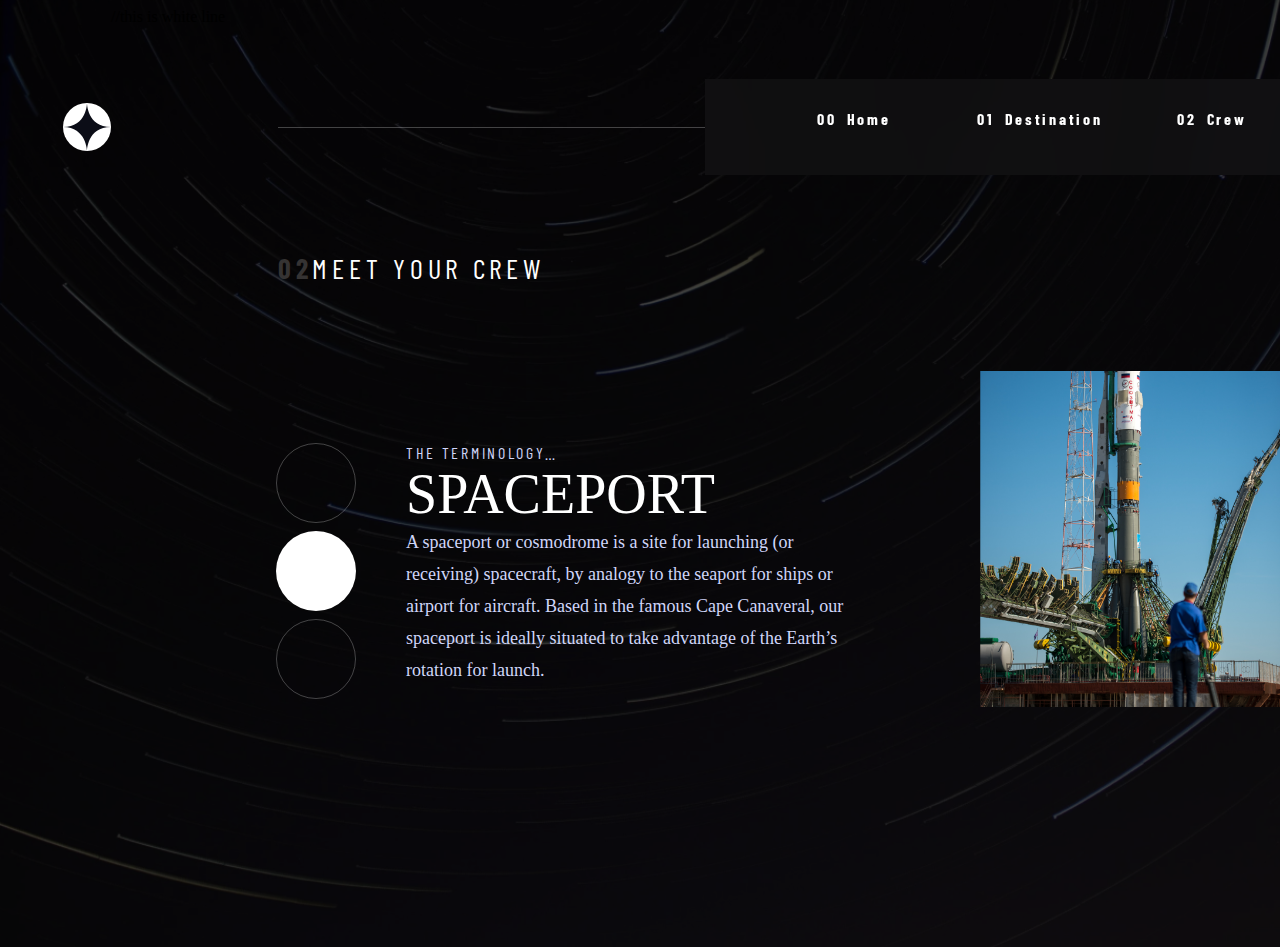
<file: Technology/technology-page-2/index.html>
<!DOCTYPE html>
<html lang="en">
  <head>
    <meta charset="UTF-8" />
    <meta name="viewport" content="width=device-width, initial-scale=1.0" />
    <link rel="stylesheet" href="style.css" />
    <link rel="preconnect" href="https://fonts.gstatic.com" crossorigin />
    <link
      href="https://fonts.googleapis.com/css2?family=Barlow+Condensed:wght@200&display=swap"
      rel="stylesheet"
    />
    <title>tech 2rd</title>
  </head>
  <body>
    <div class="logo">
      <img src="../image/logo.svg" alt="" />
    </div>
    <div class="container-1">
      //this is white line
      <div class="whiteLine"></div>
      <div class="navBox">
        <div class="listNav">
          <div class="Home">
            <a href="../../index.html">
              <div class="h4">00</div>
              <div class="h2">Home</div>
            </a>
          </div>
          <div class="crew">
            <a href="../../Destination/europa/index.html">
              <div class="h4">01</div>
              <div class="h2">Destination</div>
          </div>
          <div class="destination">
            <a href="../../crew/crew-page-1/index.html">
              <div class="h4">02</div>
              <div class="h2">Crew</div>
            </a>
          </div>
          <div class="technology">
            <a href="/Technology/technology-page-1/index.html">
              <div class="h4">03</div>
              <div class="h2">Technology</div>
            </a>
          </div>
        </div>
      </div>   <div class="container-2">
      <div class="num">02</div>
      <div class="name">Meet your crew</div>
    </div>
    <div class="midContent">
      <div class="select">
        <a href="../technology-page-1/index.html"><svg xmlns="http://www.w3.org/2000/svg" width="80" height="80" viewBox="0 0 80 80" fill="none">
        <circle opacity="0.25" cx="40" cy="40" r="39.5" stroke="white"/>
        </svg> </a>     
        <a href="../technology-page-2/index.html"><svg xmlns="http://www.w3.org/2000/svg" width="80" height="80" viewBox="0 0 80 80" fill="none">
        <circle cx="40" cy="40" r="40" fill="white"/>
        </svg></a>
        <a href="../technology-page-3/index.html">
        <svg xmlns="http://www.w3.org/2000/svg" width="80" height="80" viewBox="0 0 80 80" fill="none">
        <circle opacity="0.25" cx="40" cy="40" r="39.5" stroke="white"/>
        </svg>
        </a>
      </div>
      <div class="content">
      <div class="com">THE TERMINOLOGY…</div>
      <div class="bigDou">SPACEPORT</div>
      <div class="smallDou">
        A spaceport or cosmodrome is a site for launching (or receiving) spacecraft, by analogy to the seaport for ships or airport for aircraft. Based in the famous Cape Canaveral, our spaceport is ideally situated to take advantage of the Earth’s rotation for launch.
      </div>
      </div>
      <div class="photo">
        <img src="../image/tech-2.png" alt="" />
      </div>
    </div>
  </body>
</html>
</file>
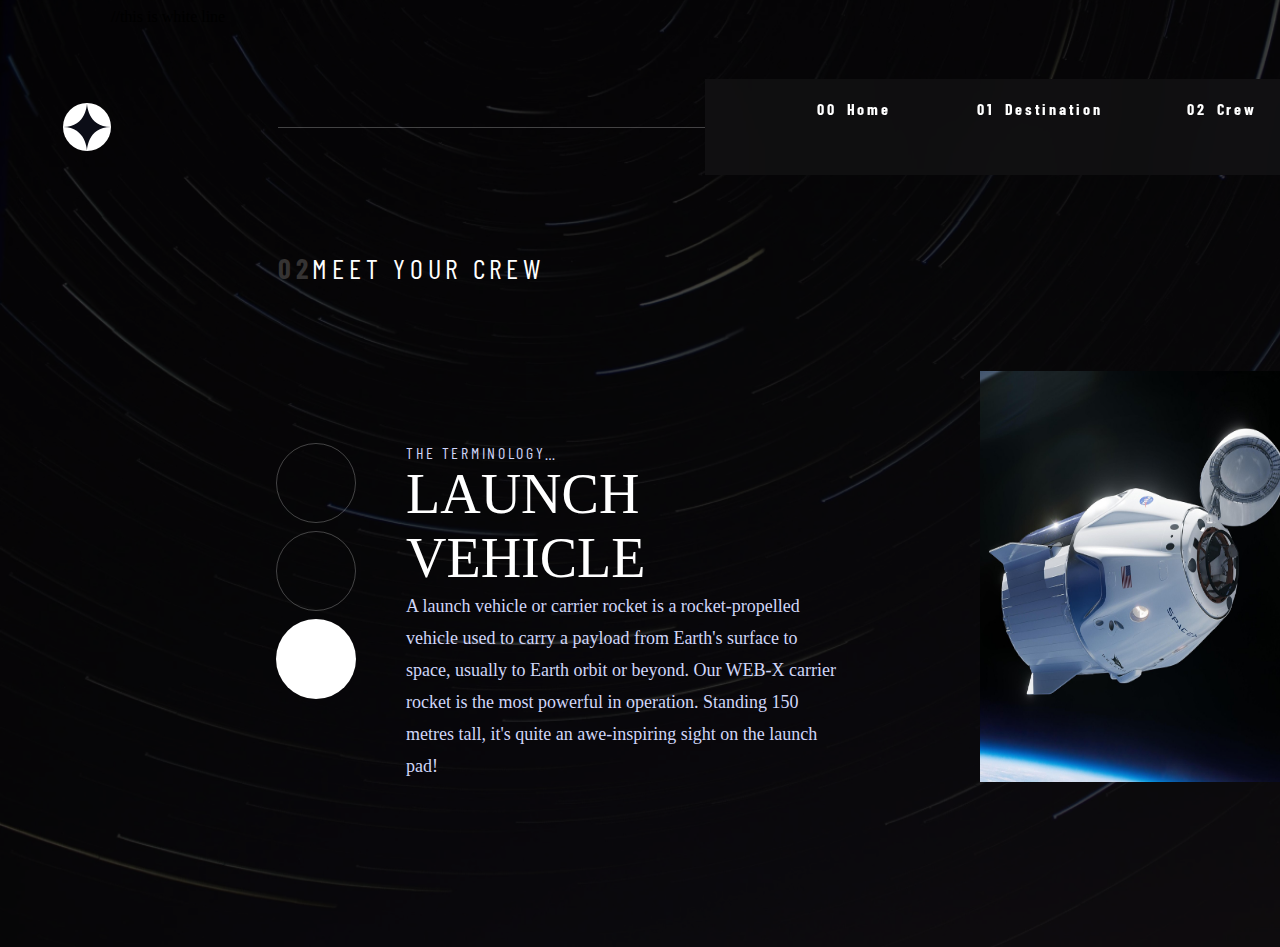
<file: Technology/technology-page-3/index.html>
<!DOCTYPE html>
<html lang="en">
  <head>
    <meta charset="UTF-8" />
    <meta name="viewport" content="width=device-width, initial-scale=1.0" />
    <link rel="stylesheet" href="style.css" />
    <link rel="preconnect" href="https://fonts.gstatic.com" crossorigin />
    <link
      href="https://fonts.googleapis.com/css2?family=Barlow+Condensed:wght@200&display=swap"
      rel="stylesheet"
    />
    <title>tech 3rd</title>
  </head>
  <body>
   <div class="logo">
      <img src="../image/logo.svg" alt="" />
    </div>
    <div class="container-1">
      //this is white line
      <div class="whiteLine"></div>
      <div class="navBox">
        <div class="listNav">
          <div class="Home">
            <a href="../../index.html">
              <div class="h4">00</div>
              <div class="h2">Home</div>
            </a>
          </div>
          <div class="crew">
            <a href="../../Destination/europa/index.html">
              <div class="h4">01</div>
              <div class="h2">Destination</div>
          </div>
          <div class="destination">
            <a href="../../crew/crew-page-1/index.html">
              <div class="h4">02</div>
              <div class="h2">Crew</div>
            </a>
          </div>
          <div class="technology">
            <a href="/Technology/technology-page-1/index.html">
              <div class="h4">03</div>
              <div class="h2">Technology</div>
            </a>
          </div>
        </div>
      </div><div class="container-2">
      <div class="num">02</div>
      <div class="name">Meet your crew</div>
    </div>
    <div class="midContent">
      <div class="select">
        <a href="../technology-page-1/index.html">
          <svg
            xmlns="http://www.w3.org/2000/svg"
            width="80"
            height="80"
            viewBox="0 0 80 80"
            fill="none"
          >
            <circle opacity="0.25" cx="40" cy="40" r="39.5" stroke="white" />
          </svg>
        </a>
        <a href="../technology-page-2/index.html">
          <svg
            xmlns="http://www.w3.org/2000/svg"
            width="80"
            height="80"
            viewBox="0 0 80 80"
            fill="none"
          >
            <circle opacity="0.25" cx="40" cy="40" r="39.5" stroke="white" />
          </svg>
        </a>
        <a
          href="../technology-page-3/index.html
        "
        >
          <svg
            xmlns="http://www.w3.org/2000/svg"
            width="80"
            height="80"
            viewBox="0 0 80 80"
            fill="none"
          >
            <circle cx="40" cy="40" r="40" fill="white" />
          </svg>
        </a>
      </div>
      <div class="content">
        <div class="com">THE TERMINOLOGY…</div>
        <div class="bigDou">LAUNCH VEHICLE</div>
        <div class="smallDou">
          A launch vehicle or carrier rocket is a rocket-propelled vehicle used
          to carry a payload from Earth's surface to space, usually to Earth
          orbit or beyond. Our WEB-X carrier rocket is the most powerful in
          operation. Standing 150 metres tall, it's quite an awe-inspiring sight
          on the launch pad!
        </div>
      </div>
      <div class="photo">
        <img src="../image/tech-3.png" alt="" />
      </div>
    </div>
  </body>
</html>
</file>
<file: style.css>
body {
  width: 2085.04px;
  height: 954px;
  /* transform: rotate(-90deg); */
  flex-shrink: 0;
  display: flex;
  background-size: cover;
  overflow-x: hidden;
  background-image: url(./image/Bitmap.png);
  background-repeat: no-repeat;
}

.logo {
  width: 48px;
  height: 48px;
  flex-shrink: 0;
  margin-top: 95px;
  margin-left: 55px;
}

.container-1 {
  display: flex;
  flex-direction: row;
}

.whiteLine {
  position: absolute;
  width: 473px;
  height: 1px;
  flex-shrink: 0;
  opacity: 0.2514851987361908;
  background: #fff;
  margin-top: 119px;
  margin-left: 167px;
}

.destination a {
  margin-left: 50px;

}

.navBox {
  display: inline;
  width: 830px;
  height: 96px;
  flex-shrink: 0;
  background: rgba(255, 255, 255, 0.04);
  backdrop-filter: blur(40.774227142333984px);
  margin-top: 71px;
  margin-left: 480px;
}

.listNav {
  padding: 0;
  display: flex;
  flex-direction: row;
  margin-top: 35px;
  margin-left: 30px;
}

.listNav a {
  text-decoration: none;
  color: #fff;
  font-family: "Roboto", sans-serif;
  font-size: 18px;
  font-weight: 700;
  margin-right: 30px;
  display: flex;
  flex-direction: row;

}

.h4 {
  color: #fff;
  font-family: Barlow Condensed;
  font-size: 16px;
  font-style: normal;
  font-weight: 700;
  line-height: normal;
  letter-spacing: 2.7px;
}

.h2 {
  color: #fff;
  font-family: Barlow Condensed;
  font-size: 16px;
  font-style: normal;
  font-weight: 700;
  line-height: normal;
  letter-spacing: 2.7px;
  margin-left: 10px;
}

.Home {
  width: 100px;
  height: 48px;
  flex-shrink: 0;
  margin-left: 82px;
}

.crew {
  width: 100px;
  height: 48px;
  flex-shrink: 0;
  margin-left: 60px;
}

.destination {
  width: 100px;
  height: 48px;
  flex-shrink: 0;
  margin-left: 30px;
}

.technology {
  width: 100px;
  height: 48px;
  flex-shrink: 0;
  margin-left: 90px;
}

.container-2 {
  display: flex;
  flex-direction: column;
  position: absolute;
  margin-top: 450px;
  margin-left: 120px;
}

.head1 {
  color: #D0D6F9;
  font-family: Barlow Condensed;
  font-size: 28px;
  font-style: normal;
  font-weight: 400;
  line-height: normal;
  letter-spacing: 4.725px;
  ္
}

.head2 {
  color: #FFF;
  font-family: Bellefair;
  font-size: 150px;
  font-style: normal;
  font-weight: 400;
  line-height: normal;
}

.head3 {
  color: #D0D6F9;
  font-family: Barlow;
  font-size: 18px;
  font-style: normal;
  font-weight: 400;
  line-height: 32px;
  /* 177.778% */
  width: 444px;
}

.container-3 {
  width: 274px;
  height: 274px;
  flex-shrink: 0;
  position: absolute;
  margin-top: 550px;
  margin-left: 1000px;
  border-radius: 274px;
  background: #FFF;
}

.exp {
  color: #0B0D17;
  font-family: Bellefair;
  font-size: 32px;
  font-style: normal;
  font-weight: 400;
  line-height: normal;
  letter-spacing: 2px;
  text-align: center;
  margin-top: 125px;
}

.container-3 a{
  text-decoration: none;
}
</file>
<file: Home/style.css>
body {
  width: 2085.04px;
  height: 954px;
  /* transform: rotate(-90deg); */
  flex-shrink: 0;
  display: flex;
  background-size: cover;
  overflow-x: hidden;
  background-image: url(./image/Bitmap.png);
  background-repeat: no-repeat;
}

.logo {
  width: 48px;
  height: 48px;
  flex-shrink: 0;
  margin-top: 95px;
  margin-left: 55px;
}

.container-1 {
  display: flex;
  flex-direction: row;
}

.whiteLine {
  position: absolute;
  width: 473px;
  height: 1px;
  flex-shrink: 0;
  opacity: 0.2514851987361908;
  background: #fff;
  margin-top: 119px;
  margin-left: 167px;
}

.destination a {
  margin-left: 50px;

}

.navBox {
  display: inline;
  width: 830px;
  height: 96px;
  flex-shrink: 0;
  background: rgba(255, 255, 255, 0.04);
  backdrop-filter: blur(40.774227142333984px);
  margin-top: 71px;
  margin-left: 480px;
}

.listNav {
  padding: 0;
  display: flex;
  flex-direction: row;
  margin-top: 35px;
  margin-left: 30px;
}

.listNav a {
  text-decoration: none;
  color: #fff;
  font-family: "Roboto", sans-serif;
  font-size: 18px;
  font-weight: 700;
  margin-right: 30px;
  display: flex;
  flex-direction: row;

}

.h4 {
  color: #fff;
  font-family: Barlow Condensed;
  font-size: 16px;
  font-style: normal;
  font-weight: 700;
  line-height: normal;
  letter-spacing: 2.7px;
}

.h2 {
  color: #fff;
  font-family: Barlow Condensed;
  font-size: 16px;
  font-style: normal;
  font-weight: 700;
  line-height: normal;
  letter-spacing: 2.7px;
  margin-left: 10px;
}

.Home {
  width: 100px;
  height: 48px;
  flex-shrink: 0;
  margin-left: 82px;
}

.crew {
  width: 100px;
  height: 48px;
  flex-shrink: 0;
  margin-left: 60px;
}

.destination {
  width: 100px;
  height: 48px;
  flex-shrink: 0;
  margin-left: 30px;
}

.technology {
  width: 100px;
  height: 48px;
  flex-shrink: 0;
  margin-left: 90px;
}

.container-2 {
  display: flex;
  flex-direction: column;
  position: absolute;
  margin-top: 450px;
  margin-left: 120px;
}

.head1 {
  color: #D0D6F9;
  font-family: Barlow Condensed;
  font-size: 28px;
  font-style: normal;
  font-weight: 400;
  line-height: normal;
  letter-spacing: 4.725px;
  ္
}

.head2 {
  color: #FFF;
  font-family: Bellefair;
  font-size: 150px;
  font-style: normal;
  font-weight: 400;
  line-height: normal;
}

.head3 {
  color: #D0D6F9;
  font-family: Barlow;
  font-size: 18px;
  font-style: normal;
  font-weight: 400;
  line-height: 32px;
  /* 177.778% */
  width: 444px;
}

.container-3 {
  width: 274px;
  height: 274px;
  flex-shrink: 0;
  position: absolute;
  margin-top: 550px;
  margin-left: 1000px;
  border-radius: 274px;
  background: #FFF;
}

.exp {
  color: #0B0D17;
  font-family: Bellefair;
  font-size: 32px;
  font-style: normal;
  font-weight: 400;
  line-height: normal;
  letter-spacing: 2px;
  text-align: center;
  margin-top: 125px;
}

.container-3 a{
  text-decoration: none;
}
</file>
<file: crew/crew-page-1/style.css>
body {
  width: 1655.306px;
  height: 931px;
  display: flex;
  flex-shrink: 0;
  background-size: cover;
  overflow-x: hidden;
  background-image: url(../image/Bitmap.png);
  background-color: black;
}

.logo {
  width: 48px;
  height: 48px;
  flex-shrink: 0;
  margin-top: 95px;
  margin-left: 55px;
}

.container-1 {
  display: flex;
  flex-direction: row;
}

.whiteLine {
  position: absolute;
  width: 473px;
  height: 1px;
  flex-shrink: 0;
  opacity: 0.2514851987361908;
  background: #fff;
  margin-top: 119px;
  margin-left: 167px;
}

.navBox {
  display: inline;
  width: 830px;
  height: 96px;
  flex-shrink: 0;
  background: rgba(255, 255, 255, 0.04);
  backdrop-filter: blur(40.774227142333984px);
  margin-top: 71px;
  margin-left: 480px;
}

.listNav {
  padding: 0;
  display: flex;
  flex-direction: row;
  margin-top: 30px;
  margin-left: 30px;
}

.listNav a {
  text-decoration: none;
  color: #fff;
  font-family: "Roboto", sans-serif;
  font-size: 18px;
  font-weight: 700;
  margin-right: 30px;
  display: flex;
  flex-direction: row;
}

.h4 {
  color: #fff;
  font-family: Barlow Condensed;
  font-size: 16px;
  font-style: normal;
  font-weight: 700;
  line-height: normal;
  letter-spacing: 2.7px;
}
.destination a{
    margin-left: 40px;
}
.h2 {
  color: #fff;
  font-family: Barlow Condensed;
  font-size: 16px;
  font-style: normal;
  font-weight: 700;
  line-height: normal;
  letter-spacing: 2.7px;
  margin-left: 10px;
}

.Home {
  width: 100px;
  height: 48px;
  flex-shrink: 0;
  margin-left: 82px;
}

.crew {
  width: 100px;
  height: 48px;
  flex-shrink: 0;
  margin-left: 60px;
}

.destination {
  width: 100px;
  height: 48px;
  flex-shrink: 0;
  margin-left: 30px;
}

.technology {
  width: 100px;
  height: 48px;
  flex-shrink: 0;
  margin-left: 90px;
}

.container-2 {
  float: left;
  margin-top: 243px;
  position: absolute;
  display: flex;
  flex-direction: row;
  margin-left: 167px;
}

.num {
  color: #353333;
  font-family: Barlow Condensed;
  font-size: 28px;
  font-style: normal;
  font-weight: 700;
  line-height: normal;
  letter-spacing: 4.725px;
}

.name {
  color: #fff;
  font-family: Barlow Condensed;
  font-size: 28px;
  font-style: normal;
  font-weight: 400;
  line-height: normal;
  letter-spacing: 4.725px;
  text-transform: uppercase;
}

.midContent {
  position: absolute;
  margin-top: 431px;
  margin-left: 167px;
}

.com {
  color: #fff;
  font-family: Bellefair;
  font-size: 32px;
  font-style: normal;
  font-weight: 400;
  line-height: normal;
  text-transform: uppercase;
}

.bigDou {
  margin-top: 20px;
  color: #fff;
  font-family: Bellefair;
  font-size: 56px;
  font-style: normal;
  font-weight: 400;
  line-height: normal;
  text-transform: uppercase;
}

.smallDou {
  margin-top: 40px;
  color: #d0d6f9;
  font-family: Barlow;
  font-size: 18px;
  font-style: normal;
  font-weight: 400;
  line-height: 32px; /* 177.778% */
  width: 444px;
}

.select {
  margin-top: 100px;
  width: 132px;
  height: 15px;
  flex-shrink: 0;
}

.photo {
  position: absolute;
  margin-right: -100px;
  display: inline;
  margin-top: 229px;
  margin-left: 735px;
}

.img {
  width: 568.072px;
  height: 712px;
  flex-shrink: 0;
}
</file>
<file: crew/crew-page-2/style.css>
body {
    width: 1655.306px;
    height: 931px;
    display: flex;
    flex-shrink: 0;
    background-size: cover;
    overflow-x: hidden;
    background-image: url(../image/Bitmap.png);
    background-color: black;
  }
  
  .logo {
    width: 48px;
    height: 48px;
    flex-shrink: 0;
    margin-top: 95px;
    margin-left: 55px;
  }
  
  .container-1 {
    display: flex;
    flex-direction: row;
  }
  
  .whiteLine {
    position: absolute;
    width: 473px;
    height: 1px;
    flex-shrink: 0;
    opacity: 0.2514851987361908;
    background: #fff;
    margin-top: 119px;
    margin-left: 167px;
  }
  .destination a{
    margin-left: 40px;
  }
  .navBox {
    display: inline;
    width: 830px;
    height: 96px;
    flex-shrink: 0;
    background: rgba(255, 255, 255, 0.04);
    backdrop-filter: blur(40.774227142333984px);
    margin-top: 71px;
    margin-left: 480px;
  }
  
  .listNav {
    padding: 0;
    display: flex;
    flex-direction: row;
    margin-top: 30px;
    margin-left: 30px;
  }
  
  .listNav a {
    text-decoration: none;
    color: #fff;
    font-family: "Roboto", sans-serif;
    font-size: 18px;
    font-weight: 700;
    margin-right: 30px;
    display: flex;
    flex-direction: row;
  }
  
  .h4 {
    color: #fff;
    font-family: Barlow Condensed;
    font-size: 16px;
    font-style: normal;
    font-weight: 700;
    line-height: normal;
    letter-spacing: 2.7px;
  }
  
  .h2 {
    color: #fff;
    font-family: Barlow Condensed;
    font-size: 16px;
    font-style: normal;
    font-weight: 700;
    line-height: normal;
    letter-spacing: 2.7px;
    margin-left: 10px;
  }
  
  .Home {
    width: 100px;
    height: 48px;
    flex-shrink: 0;
    margin-left: 82px;
  }
  
  .crew {
    width: 100px;
    height: 48px;
    flex-shrink: 0;
    margin-left: 60px;
  }
  
  .destination {
    width: 100px;
    height: 48px;
    flex-shrink: 0;
    margin-left: 30px;
  }
  
  .technology {
    width: 100px;
    height: 48px;
    flex-shrink: 0;
    margin-left: 90px;
  }
  
  .container-2 {
    float: left;
    margin-top: 243px;
    position: absolute;
    display: flex;
    flex-direction: row;
    margin-left: 167px;
  }
  
  .num {
    color: #353333;
    font-family: Barlow Condensed;
    font-size: 28px;
    font-style: normal;
    font-weight: 700;
    line-height: normal;
    letter-spacing: 4.725px;
  }
  
  .name {
    color: #fff;
    font-family: Barlow Condensed;
    font-size: 28px;
    font-style: normal;
    font-weight: 400;
    line-height: normal;
    letter-spacing: 4.725px;
    text-transform: uppercase;
  }
  
  .midContent {
    position: absolute;
    margin-top: 431px;
    margin-left: 167px;
  }
  
  .com {
    color: #fff;
    font-family: Bellefair;
    font-size: 32px;
    font-style: normal;
    font-weight: 400;
    line-height: normal;
    text-transform: uppercase;
  }
  
  .bigDou {
    margin-top: 20px;
    color: #fff;
    font-family: Bellefair;
    font-size: 56px;
    font-style: normal;
    font-weight: 400;
    line-height: normal;
    text-transform: uppercase;
  }
  
  .smallDou {
    margin-top: 40px;
    color: #d0d6f9;
    font-family: Barlow;
    font-size: 18px;
    font-style: normal;
    font-weight: 400;
    line-height: 32px; /* 177.778% */
    width: 444px;
  }
  
  .select {
    margin-top: 100px;
    width: 132px;
    height: 15px;
    flex-shrink: 0;
  }
  
  .photo {
    position: absolute;
    margin-right: -100px;
    display: inline;
    margin-top: 229px;
    margin-left: 780px;
  }
  
  .img {
    width: 568.072px;
    height: 712px;
    flex-shrink: 0;
  }
</file>
<file: crew/crew-page-3/style.css>
body {
    width: 1655.306px;
    height: 931px;
    display: flex;
    flex-shrink: 0;
    background-size: cover;
    overflow-x: hidden;
    background-image: url(../image/Bitmap.png);
    background-color: black;
  }
  
  .logo {
    width: 48px;
    height: 48px;
    flex-shrink: 0;
    margin-top: 95px;
    margin-left: 55px;
  }
  
  .container-1 {
    display: flex;
    flex-direction: row;
  }
  
  .destination a{
    margin-left: 40px;
  }

  .whiteLine {
    position: absolute;
    width: 473px;
    height: 1px;
    flex-shrink: 0;
    opacity: 0.2514851987361908;
    background: #fff;
    margin-top: 119px;
    margin-left: 167px;
  }
  
  .navBox {
    display: inline;
    width: 830px;
    height: 96px;
    flex-shrink: 0;
    background: rgba(255, 255, 255, 0.04);
    backdrop-filter: blur(40.774227142333984px);
    margin-top: 71px;
    margin-left: 480px;
  }
  
  .listNav {
    padding: 0;
    display: flex;
    flex-direction: row;
    margin-top: 30px;
    margin-left: 30px;
  }
  
  .listNav a {
    text-decoration: none;
    color: #fff;
    font-family: "Roboto", sans-serif;
    font-size: 18px;
    font-weight: 700;
    margin-right: 30px;
    display: flex;
    flex-direction: row;
  }
  
  .h4 {
    color: #fff;
    font-family: Barlow Condensed;
    font-size: 16px;
    font-style: normal;
    font-weight: 700;
    line-height: normal;
    letter-spacing: 2.7px;
  }
  
  .h2 {
    color: #fff;
    font-family: Barlow Condensed;
    font-size: 16px;
    font-style: normal;
    font-weight: 700;
    line-height: normal;
    letter-spacing: 2.7px;
    margin-left: 10px;
  }
  
  .Home {
    width: 100px;
    height: 48px;
    flex-shrink: 0;
    margin-left: 82px;
  }
  
  .crew {
    width: 100px;
    height: 48px;
    flex-shrink: 0;
    margin-left: 60px;
  }
  
  .destination {
    width: 100px;
    height: 48px;
    flex-shrink: 0;
    margin-left: 30px;
  }
  
  .technology {
    width: 100px;
    height: 48px;
    flex-shrink: 0;
    margin-left: 90px;
  }
  
  .container-2 {
    float: left;
    margin-top: 243px;
    position: absolute;
    display: flex;
    flex-direction: row;
    margin-left: 167px;
  }
  
  .num {
    color: #353333;
    font-family: Barlow Condensed;
    font-size: 28px;
    font-style: normal;
    font-weight: 700;
    line-height: normal;
    letter-spacing: 4.725px;
  }
  
  .name {
    color: #fff;
    font-family: Barlow Condensed;
    font-size: 28px;
    font-style: normal;
    font-weight: 400;
    line-height: normal;
    letter-spacing: 4.725px;
    text-transform: uppercase;
  }
  
  .midContent {
    position: absolute;
    margin-top: 431px;
    margin-left: 167px;
  }
  
  .com {
    color: #fff;
    font-family: Bellefair;
    font-size: 32px;
    font-style: normal;
    font-weight: 400;
    line-height: normal;
    text-transform: uppercase;
  }
  
  .bigDou {
    margin-top: 20px;
    color: #fff;
    font-family: Bellefair;
    font-size: 56px;
    font-style: normal;
    font-weight: 400;
    line-height: normal;
    text-transform: uppercase;
  }
  
  .smallDou {
    margin-top: 40px;
    color: #d0d6f9;
    font-family: Barlow;
    font-size: 18px;
    font-style: normal;
    font-weight: 400;
    line-height: 32px; /* 177.778% */
    width: 444px;
  }
  
  .select {
    margin-top: 100px;
    width: 132px;
    height: 15px;
    flex-shrink: 0;
  }
  
  .photo {
    position: absolute;
    margin-right: -100px;
    display: inline;
    margin-top: 229px;
    margin-left: 735px;
  }
  
  .img {
    width: 568.072px;
    height: 712px;
    flex-shrink: 0;
  }
</file>
<file: crew/crew-page-4/style.css>
body {
    width: 1655.306px;
    height: 931px;
    display: flex;
    flex-shrink: 0;
    background-size: cover;
    overflow-x: hidden;
    background-image: url(../image/Bitmap.png);
    background-color: black;
  }
  
  .logo {
    width: 48px;
    height: 48px;
    flex-shrink: 0;
    margin-top: 95px;
    margin-left: 55px;
  }
  
  .container-1 {
    display: flex;
    flex-direction: row;
  }
  
  .whiteLine {
    position: absolute;
    width: 473px;
    height: 1px;
    flex-shrink: 0;
    opacity: 0.2514851987361908;
    background: #fff;
    margin-top: 119px;
    margin-left: 167px;
  }
  
  .navBox {
    display: inline;
    width: 830px;
    height: 96px;
    flex-shrink: 0;
    background: rgba(255, 255, 255, 0.04);
    backdrop-filter: blur(40.774227142333984px);
    margin-top: 71px;
    margin-left: 480px;
  }
  
.destination a{
  margin-left: 40px;
}

  .listNav {
    padding: 0;
    display: flex;
    flex-direction: row;
    margin-top: 30px;
    margin-left: 30px;
  }
  
  .listNav a {
    text-decoration: none;
    color: #fff;
    font-family: "Roboto", sans-serif;
    font-size: 18px;
    font-weight: 700;
    margin-right: 30px;
    display: flex;
    flex-direction: row;
  }
  
  .h4 {
    color: #fff;
    font-family: Barlow Condensed;
    font-size: 16px;
    font-style: normal;
    font-weight: 700;
    line-height: normal;
    letter-spacing: 2.7px;
  }
  
  .h2 {
    color: #fff;
    font-family: Barlow Condensed;
    font-size: 16px;
    font-style: normal;
    font-weight: 700;
    line-height: normal;
    letter-spacing: 2.7px;
    margin-left: 10px;
  }
  
  .Home {
    width: 100px;
    height: 48px;
    flex-shrink: 0;
    margin-left: 82px;
  }
  
  .crew {
    width: 100px;
    height: 48px;
    flex-shrink: 0;
    margin-left: 60px;
  }
  
  .destination {
    width: 100px;
    height: 48px;
    flex-shrink: 0;
    margin-left: 30px;
  }
  
  .technology {
    width: 100px;
    height: 48px;
    flex-shrink: 0;
    margin-left: 90px;
  }
  
  .container-2 {
    float: left;
    margin-top: 243px;
    position: absolute;
    display: flex;
    flex-direction: row;
    margin-left: 167px;
  }
  
  .num {
    color: #353333;
    font-family: Barlow Condensed;
    font-size: 28px;
    font-style: normal;
    font-weight: 700;
    line-height: normal;
    letter-spacing: 4.725px;
  }
  
  .name {
    color: #fff;
    font-family: Barlow Condensed;
    font-size: 28px;
    font-style: normal;
    font-weight: 400;
    line-height: normal;
    letter-spacing: 4.725px;
    text-transform: uppercase;
  }
  
  .midContent {
    position: absolute;
    margin-top: 431px;
    margin-left: 167px;
  }
  
  .com {
    color: #fff;
    font-family: Bellefair;
    font-size: 32px;
    font-style: normal;
    font-weight: 400;
    line-height: normal;
    text-transform: uppercase;
  }
  
  .bigDou {
    margin-top: 20px;
    color: #fff;
    font-family: Bellefair;
    font-size: 56px;
    font-style: normal;
    font-weight: 400;
    line-height: normal;
    text-transform: uppercase;
  }
  
  .smallDou {
    margin-top: 40px;
    color: #d0d6f9;
    font-family: Barlow;
    font-size: 18px;
    font-style: normal;
    font-weight: 400;
    line-height: 32px; /* 177.778% */
    width: 444px;
  }
  
  .select {
    margin-top: 100px;
    width: 132px;
    height: 15px;
    flex-shrink: 0;
  }
  
  .photo {
    position: absolute;
    margin-right: -100px;
    display: inline;
    margin-top: 229px;
    margin-left: 735px;
  }
  
  .img {
    width: 568.072px;
    height: 712px;
    flex-shrink: 0;
  }
</file>
<file: Destination/europa/style.css>
body {
  width: 1655.306px;
  height: 931px;
  display: flex;
  flex-shrink: 0;
  background-size: cover;
  overflow-x: hidden;
  background-image: url(../image/Bitmap.png);
  background-color: black;
}

.logo {
  width: 48px;
  height: 48px;
  flex-shrink: 0;
  margin-top: 95px;
  margin-left: 55px;
}

.container-1 {
  display: flex;
  flex-direction: row;
}

.whiteLine {
  position: absolute;
  width: 473px;
  height: 1px;
  flex-shrink: 0;
  opacity: 0.2514851987361908;
  background: #fff;
  margin-top: 119px;
  margin-left: 167px;
}

.destination a {
  margin-left: 50px;
}


.navBox {
  display: inline;
  width: 830px;
  height: 96px;
  flex-shrink: 0;
  background: rgba(255, 255, 255, 0.04);
  backdrop-filter: blur(40.774227142333984px);
  margin-top: 71px;
  margin-left: 480px;
}

.listNav {
  padding: 0;
  display: flex;
  flex-direction: row;
  margin-top: 30px;
  margin-left: 30px;
}

.listNav a {
  text-decoration: none;
  color: #fff;
  font-family: "Roboto", sans-serif;
  font-size: 18px;
  font-weight: 700;
  margin-right: 30px;
  display: flex;
  flex-direction: row;
}

.h4 {
  color: #fff;
  font-family: Barlow Condensed;
  font-size: 16px;
  font-style: normal;
  font-weight: 700;
  line-height: normal;
  letter-spacing: 2.7px;
}

.h2 {
  color: #fff;
  font-family: Barlow Condensed;
  font-size: 16px;
  font-style: normal;
  font-weight: 700;
  line-height: normal;
  letter-spacing: 2.7px;
  margin-left: 10px;
}

.Home {
  width: 100px;
  height: 48px;
  flex-shrink: 0;
  margin-left: 82px;
}

.crew {
  width: 100px;
  height: 48px;
  flex-shrink: 0;
  margin-left: 60px;
}

.destination {
  width: 100px;
  height: 48px;
  flex-shrink: 0;
  margin-left: 30px;
}

.technology {
  width: 100px;
  height: 48px;
  flex-shrink: 0;
  margin-left: 90px;
}

.container-2 {
  display: flex;
  flex-direction: column;
  margin-top: 250px;
  margin-left: 80px;
  position: absolute;
}

.section1 {
  display: flex;
  flex-direction: row;
}

.head1 {
  color: #5c5c5c;
  font-family: Barlow Condensed;
  font-size: 28px;
  font-style: normal;
  font-weight: 700;
  line-height: normal;
  letter-spacing: 4.725px;
}

.head2 {
  margin-left: 20px;
  color: #FFF;
  font-family: Barlow Condensed;
  font-size: 28px;
  font-style: normal;
  font-weight: 400;
  line-height: normal;
  letter-spacing: 4.725px;
  text-transform: uppercase;
}

.section2 {
  margin-top: 120px;
  margin-left: 100px;
}

.container-3 {
  margin-top: 310px;
  margin-left: 832px;
  position: absolute;
  display: flex;
  flex-direction: column;
  width: 445px;
  height: 472px;
}

.part1 {
  display: flex;
  flex-direction: row;
  color: #FFF;
  font-family: Barlow Condensed;
  font-size: 16px;
  font-style: normal;
  font-weight: 400;
  line-height: normal;
  letter-spacing: 2.7px;
  width: 285.5px;
  height: 34px;
  flex-shrink: 0;
  justify-content: space-between;
}

.part2 {
  width: 55px;
  height: 3px;
  flex-shrink: 0;
  background-color: #FFF;
  margin-left: 150px;
}

.bigName {
  margin-top: 20px;
  color: #FFF;
  font-family: Bellefair;
  font-size: 100px;
  font-style: normal;
  font-weight: 400;
  line-height: normal;
}

.part4 {
  color: #D0D6F9;
  font-family: Barlow;
  font-size: 18px;
  font-style: normal;
  font-weight: 400;
  line-height: 32px;
  width: 444px;
  /* 177.778% */
}

.part5 {
  opacity: 0.2514851987361908;
  margin-top: 80px;
  width: 444px;
  height: 1px;
  flex-shrink: 0;
  background-color: #FFF;
}

.part6 {
  margin-top: 20px;
  color: #D0D6F9;
  font-family: Barlow Condensed;
  font-size: 14px;
  font-style: normal;
  font-weight: 400;
  line-height: normal;
  letter-spacing: 2.362px;
  text-transform: uppercase;
  display: flex;
  flex-direction: row;
}

.est {
  margin-left: 80px;
}

.part7 {
  display: flex;
  flex-direction: row;
  margin-top: 20px;
  color: #FFF;
  font-family: Bellefair;
  font-size: 28px;
  font-style: normal;
  font-weight: 400;
  line-height: normal;
  text-transform: uppercase;
}

.days {
  margin-left: 120px;
}

a {
  text-decoration: none;
  color: white;
}
</file>
<file: Destination/mars/style.css>
body {
  width: 1655.306px;
  height: 931px;
  display: flex;
  flex-shrink: 0;
  background-size: cover;
  overflow-x: hidden;
  background-image: url(../image/Bitmap.png);
  background-color: black;
}

.logo {
  width: 48px;
  height: 48px;
  flex-shrink: 0;
  margin-top: 95px;
  margin-left: 55px;
}

.container-1 {
  display: flex;
  flex-direction: row;
}

.whiteLine {
  position: absolute;
  width: 473px;
  height: 1px;
  flex-shrink: 0;
  opacity: 0.2514851987361908;
  background: #fff;
  margin-top: 119px;
  margin-left: 167px;
}

.destination a {
  margin-left: 50px;
}


.navBox {
  display: inline;
  width: 830px;
  height: 96px;
  flex-shrink: 0;
  background: rgba(255, 255, 255, 0.04);
  backdrop-filter: blur(40.774227142333984px);
  margin-top: 71px;
  margin-left: 480px;
}

.listNav {
  padding: 0;
  display: flex;
  flex-direction: row;
  margin-top: 30px;
  margin-left: 30px;
}

.listNav a {
  text-decoration: none;
  color: #fff;
  font-family: "Roboto", sans-serif;
  font-size: 18px;
  font-weight: 700;
  margin-right: 30px;
  display: flex;
  flex-direction: row;
}

.h4 {
  color: #fff;
  font-family: Barlow Condensed;
  font-size: 16px;
  font-style: normal;
  font-weight: 700;
  line-height: normal;
  letter-spacing: 2.7px;
}

.h2 {
  color: #fff;
  font-family: Barlow Condensed;
  font-size: 16px;
  font-style: normal;
  font-weight: 700;
  line-height: normal;
  letter-spacing: 2.7px;
  margin-left: 10px;
}

.Home {
  width: 100px;
  height: 48px;
  flex-shrink: 0;
  margin-left: 82px;
}

.crew {
  width: 100px;
  height: 48px;
  flex-shrink: 0;
  margin-left: 60px;
}

.destination {
  width: 100px;
  height: 48px;
  flex-shrink: 0;
  margin-left: 30px;
}

.technology {
  width: 100px;
  height: 48px;
  flex-shrink: 0;
  margin-left: 90px;
}

.container-2 {
  display: flex;
  flex-direction: column;
  margin-top: 250px;
  margin-left: 80px;
  position: absolute;
}

.section1 {
  display: flex;
  flex-direction: row;
}

.head1 {
  color: #5c5c5c;
  font-family: Barlow Condensed;
  font-size: 28px;
  font-style: normal;
  font-weight: 700;
  line-height: normal;
  letter-spacing: 4.725px;
}

.head2 {
  margin-left: 20px;
  color: #FFF;
  font-family: Barlow Condensed;
  font-size: 28px;
  font-style: normal;
  font-weight: 400;
  line-height: normal;
  letter-spacing: 4.725px;
  text-transform: uppercase;
}

.section2 {
  margin-top: 120px;
  margin-left: 100px;
}

.container-3 {
  margin-top: 310px;
  margin-left: 832px;
  position: absolute;
  display: flex;
  flex-direction: column;
  width: 445px;
  height: 472px;
}

.part1 {
  display: flex;
  flex-direction: row;
  color: #FFF;
  font-family: Barlow Condensed;
  font-size: 16px;
  font-style: normal;
  font-weight: 400;
  line-height: normal;
  letter-spacing: 2.7px;
  width: 285.5px;
  height: 34px;
  flex-shrink: 0;
  justify-content: space-between;
}

.part2 {
  width: 41px;
  height: 3px;
  flex-shrink: 0;
  background-color: #FFF;
  margin-left: 75px;
}

.bigName {
  margin-top: 20px;
  color: #FFF;
  font-family: Bellefair;
  font-size: 100px;
  font-style: normal;
  font-weight: 400;
  line-height: normal;
}

.part4 {
  color: #D0D6F9;
  font-family: Barlow;
  font-size: 18px;
  font-style: normal;
  font-weight: 400;
  line-height: 32px;
  width: 444px;
  /* 177.778% */
}

.part5 {
  opacity: 0.2514851987361908;
  margin-top: 80px;
  width: 444px;
  height: 1px;
  flex-shrink: 0;
  background-color: #FFF;
}

.part6 {
  margin-top: 20px;
  color: #D0D6F9;
  font-family: Barlow Condensed;
  font-size: 14px;
  font-style: normal;
  font-weight: 400;
  line-height: normal;
  letter-spacing: 2.362px;
  text-transform: uppercase;
  display: flex;
  flex-direction: row;
}

.est {
  margin-left: 80px;
}

.part7 {
  display: flex;
  flex-direction: row;
  margin-top: 20px;
  color: #FFF;
  font-family: Bellefair;
  font-size: 28px;
  font-style: normal;
  font-weight: 400;
  line-height: normal;
  text-transform: uppercase;
}

.days {
  margin-left: 120px;
}

a {
  text-decoration: none;
  color: #FFF;
}
</file>
<file: Destination/moon/style.css>
body {
  width: 1655.306px;
  height: 931px;
  display: flex;
  flex-shrink: 0;
  background-size: cover;
  overflow-x: hidden;
  background-image: url(../image/Bitmap.png);
  background-color: black;
}

.logo {
  width: 48px;
  height: 48px;
  flex-shrink: 0;
  margin-top: 95px;
  margin-left: 55px;
}

.container-1 {
  display: flex;
  flex-direction: row;
}

.whiteLine {
  position: absolute;
  width: 473px;
  height: 1px;
  flex-shrink: 0;
  opacity: 0.2514851987361908;
  background: #fff;
  margin-top: 119px;
  margin-left: 167px;
}

.destination a {
  margin-left: 50px;
}


.navBox {
  display: inline;
  width: 830px;
  height: 96px;
  flex-shrink: 0;
  background: rgba(255, 255, 255, 0.04);
  backdrop-filter: blur(40.774227142333984px);
  margin-top: 71px;
  margin-left: 480px;
}

.listNav {
  padding: 0;
  display: flex;
  flex-direction: row;
  margin-top: 30px;
  margin-left: 30px;
}

.listNav a {
  text-decoration: none;
  color: #fff;
  font-family: "Roboto", sans-serif;
  font-size: 18px;
  font-weight: 700;
  margin-right: 30px;
  display: flex;
  flex-direction: row;
}

.h4 {
  color: #fff;
  font-family: Barlow Condensed;
  font-size: 16px;
  font-style: normal;
  font-weight: 700;
  line-height: normal;
  letter-spacing: 2.7px;
}

.h2 {
  color: #fff;
  font-family: Barlow Condensed;
  font-size: 16px;
  font-style: normal;
  font-weight: 700;
  line-height: normal;
  letter-spacing: 2.7px;
  margin-left: 10px;
}

.Home {
  width: 100px;
  height: 48px;
  flex-shrink: 0;
  margin-left: 82px;
}

.crew {
  width: 100px;
  height: 48px;
  flex-shrink: 0;
  margin-left: 60px;
}

.destination {
  width: 100px;
  height: 48px;
  flex-shrink: 0;
  margin-left: 30px;
}

.technology {
  width: 100px;
  height: 48px;
  flex-shrink: 0;
  margin-left: 90px;
}

.container-2 {
  display: flex;
  flex-direction: column;
  margin-top: 250px;
  margin-left: 80px;
  position: absolute;
}

.section1 {
  display: flex;
  flex-direction: row;
}

.head1 {
  color: #5c5c5c;
  font-family: Barlow Condensed;
  font-size: 28px;
  font-style: normal;
  font-weight: 700;
  line-height: normal;
  letter-spacing: 4.725px;
}

.head2 {
  margin-left: 20px;
  color: #FFF;
  font-family: Barlow Condensed;
  font-size: 28px;
  font-style: normal;
  font-weight: 400;
  line-height: normal;
  letter-spacing: 4.725px;
  text-transform: uppercase;
}

.section2 {
  margin-top: 120px;
  margin-left: 100px;
}

.container-3 {
  margin-top: 310px;
  margin-left: 832px;
  position: absolute;
  display: flex;
  flex-direction: column;
  width: 445px;
  height: 472px;
}

.part1 {
  display: flex;
  flex-direction: row;
  color: #FFF;
  font-family: Barlow Condensed;
  font-size: 16px;
  font-style: normal;
  font-weight: 400;
  line-height: normal;
  letter-spacing: 2.7px;
  width: 285.5px;
  height: 34px;
  flex-shrink: 0;
  justify-content: space-between;
}

.part2 {
  width: 41px;
  height: 3px;
  flex-shrink: 0;
  background-color: #FFF;
}

.bigName {
  margin-top: 20px;
  color: #FFF;
  font-family: Bellefair;
  font-size: 100px;
  font-style: normal;
  font-weight: 400;
  line-height: normal;
}

.part4 {
  color: #D0D6F9;
  font-family: Barlow;
  font-size: 18px;
  font-style: normal;
  font-weight: 400;
  line-height: 32px;
  width: 444px;
  /* 177.778% */
}

.part5 {
  opacity: 0.2514851987361908;
  margin-top: 80px;
  width: 444px;
  height: 1px;
  flex-shrink: 0;
  background-color: #FFF;
}

.part6 {
  margin-top: 20px;
  color: #D0D6F9;
  font-family: Barlow Condensed;
  font-size: 14px;
  font-style: normal;
  font-weight: 400;
  line-height: normal;
  letter-spacing: 2.362px;
  text-transform: uppercase;
  display: flex;
  flex-direction: row;
}

.est {
  margin-left: 80px;
}

.part7 {
  display: flex;
  flex-direction: row;
  margin-top: 20px;
  color: #FFF;
  font-family: Bellefair;
  font-size: 28px;
  font-style: normal;
  font-weight: 400;
  line-height: normal;
  text-transform: uppercase;
}

.days {
  margin-left: 120px;
}

a {
  text-decoration: none;
  color: #FFF;
}
</file>
<file: Destination/Titan/style.css>
body {
  width: 1655.306px;
  height: 931px;
  display: flex;
  flex-shrink: 0;
  background-size: cover;
  overflow-x: hidden;
  background-image: url(../image/Bitmap.png);
  background-color: black;
}

.logo {
  width: 48px;
  height: 48px;
  flex-shrink: 0;
  margin-top: 95px;
  margin-left: 55px;
}

.container-1 {
  display: flex;
  flex-direction: row;
}

.whiteLine {
  position: absolute;
  width: 473px;
  height: 1px;
  flex-shrink: 0;
  opacity: 0.2514851987361908;
  background: #fff;
  margin-top: 119px;
  margin-left: 167px;
}

.destination a {
  margin-left: 50px;
}


.navBox {
  display: inline;
  width: 830px;
  height: 96px;
  flex-shrink: 0;
  background: rgba(255, 255, 255, 0.04);
  backdrop-filter: blur(40.774227142333984px);
  margin-top: 71px;
  margin-left: 480px;
}

.listNav {
  padding: 0;
  display: flex;
  flex-direction: row;
  margin-top: 30px;
  margin-left: 30px;
}

.listNav a {
  text-decoration: none;
  color: #fff;
  font-family: "Roboto", sans-serif;
  font-size: 18px;
  font-weight: 700;
  margin-right: 30px;
  display: flex;
  flex-direction: row;
}

.h4 {
  color: #fff;
  font-family: Barlow Condensed;
  font-size: 16px;
  font-style: normal;
  font-weight: 700;
  line-height: normal;
  letter-spacing: 2.7px;
}

.h2 {
  color: #fff;
  font-family: Barlow Condensed;
  font-size: 16px;
  font-style: normal;
  font-weight: 700;
  line-height: normal;
  letter-spacing: 2.7px;
  margin-left: 10px;
}

.Home {
  width: 100px;
  height: 48px;
  flex-shrink: 0;
  margin-left: 82px;
}

.crew {
  width: 100px;
  height: 48px;
  flex-shrink: 0;
  margin-left: 60px;
}

.destination {
  width: 100px;
  height: 48px;
  flex-shrink: 0;
  margin-left: 30px;
}

.technology {
  width: 100px;
  height: 48px;
  flex-shrink: 0;
  margin-left: 90px;
}

.container-2 {
  display: flex;
  flex-direction: column;
  margin-top: 250px;
  margin-left: 80px;
  position: absolute;
}

.section1 {
  display: flex;
  flex-direction: row;
}

.head1 {
  color: #5c5c5c;
  font-family: Barlow Condensed;
  font-size: 28px;
  font-style: normal;
  font-weight: 700;
  line-height: normal;
  letter-spacing: 4.725px;
}

.head2 {
  margin-left: 20px;
  color: #FFF;
  font-family: Barlow Condensed;
  font-size: 28px;
  font-style: normal;
  font-weight: 400;
  line-height: normal;
  letter-spacing: 4.725px;
  text-transform: uppercase;
}

.section2 {
  margin-top: 120px;
  margin-left: 100px;
}

.container-3 {
  margin-top: 310px;
  margin-left: 832px;
  position: absolute;
  display: flex;
  flex-direction: column;
  width: 445px;
  height: 472px;
}

.part1 {
  display: flex;
  flex-direction: row;
  color: #FFF;
  font-family: Barlow Condensed;
  font-size: 16px;
  font-style: normal;
  font-weight: 400;
  line-height: normal;
  letter-spacing: 2.7px;
  width: 285.5px;
  height: 34px;
  flex-shrink: 0;
  justify-content: space-between;
}

.part2 {
  width: 41px;
  height: 3px;
  flex-shrink: 0;
  background-color: #FFF;
  margin-left: 243px;
}

.bigName {
  margin-top: 20px;
  color: #FFF;
  font-family: Bellefair;
  font-size: 100px;
  font-style: normal;
  font-weight: 400;
  line-height: normal;
}

.part4 {
  color: #D0D6F9;
  font-family: Barlow;
  font-size: 18px;
  font-style: normal;
  font-weight: 400;
  line-height: 32px;
  width: 444px;
  /* 177.778% */
}

.part5 {
  opacity: 0.2514851987361908;
  margin-top: 80px;
  width: 444px;
  height: 1px;
  flex-shrink: 0;
  background-color: #FFF;
}

.part6 {
  margin-top: 20px;
  color: #D0D6F9;
  font-family: Barlow Condensed;
  font-size: 14px;
  font-style: normal;
  font-weight: 400;
  line-height: normal;
  letter-spacing: 2.362px;
  text-transform: uppercase;
  display: flex;
  flex-direction: row;
}

.est {
  margin-left: 80px;
}

.part7 {
  display: flex;
  flex-direction: row;
  margin-top: 20px;
  color: #FFF;
  font-family: Bellefair;
  font-size: 28px;
  font-style: normal;
  font-weight: 400;
  line-height: normal;
  text-transform: uppercase;
}

.days {
  margin-left: 120px;
}

a {
  text-decoration: none;
  color: #FFF;
}
</file>
<file: Technology/technology-page-1/style.css>
body {
  width: 1655.306px;
  height: 931px;
  display: flex;
  flex-shrink: 0;
  background-size: cover;
  overflow-x: hidden;
  background-image: url(../image/Bitmap.png);
  background-color: black;
}

.logo {
  width: 48px;
  height: 48px;
  flex-shrink: 0;
  margin-top: 95px;
  margin-left: 55px;
}

.container-1 {
  display: flex;
  flex-direction: row;
}

.whiteLine {
  position: absolute;
  width: 473px;
  height: 1px;
  flex-shrink: 0;
  opacity: 0.2514851987361908;
  background: #fff;
  margin-top: 119px;
  margin-left: 167px;
}
.destination a {
  margin-left: 40px;
}
.navBox {
  display: inline;
  width: 830px;
  height: 96px;
  flex-shrink: 0;
  background: rgba(255, 255, 255, 0.04);
  backdrop-filter: blur(40.774227142333984px);
  margin-top: 71px;
  margin-left: 480px;
}

.listNav {
  padding: 0;
  display: flex;
  flex-direction: row;
  margin-top: 20px;
  margin-left: 30px;
}

.listNav a {
  text-decoration: none;
  color: #fff;
  font-family: "Roboto", sans-serif;
  font-size: 18px;
  font-weight: 700;
  margin-right: 30px;
  display: flex;
  flex-direction: row;
}

.h4 {
  color: #fff;
  font-family: Barlow Condensed;
  font-size: 16px;
  font-style: normal;
  font-weight: 700;
  line-height: normal;
  letter-spacing: 2.7px;
}

.h2 {
  color: #fff;
  font-family: Barlow Condensed;
  font-size: 16px;
  font-style: normal;
  font-weight: 700;
  line-height: normal;
  letter-spacing: 2.7px;
  margin-left: 10px;
}

.Home {
  width: 100px;
  height: 48px;
  flex-shrink: 0;
  margin-left: 82px;
}

.crew {
  width: 100px;
  height: 48px;
  flex-shrink: 0;
  margin-left: 60px;
}

.destination {
  width: 100px;
  height: 48px;
  flex-shrink: 0;
  margin-left: 30px;
}

.technology {
  width: 100px;
  height: 48px;
  flex-shrink: 0;
  margin-left: 90px;
}

.container-2 {
  float: left;
  margin-top: 243px;
  position: absolute;
  display: flex;
  flex-direction: row;
  margin-left: 167px;
}

.num {
  color: #353333;
  font-family: Barlow Condensed;
  font-size: 28px;
  font-style: normal;
  font-weight: 700;
  line-height: normal;
  letter-spacing: 4.725px;
}

.name {
  color: #fff;
  font-family: Barlow Condensed;
  font-size: 28px;
  font-style: normal;
  font-weight: 400;
  line-height: normal;
  letter-spacing: 4.725px;
  text-transform: uppercase;
}

.midContent {
  display: flex;
  flex-direction: row;
  position: absolute;
  margin-top: 435px;
  margin-left: 165px;
}

.select {
  position: relative;
  color: #0b0d17;
  text-align: center;
  font-family: Bellefair;
  font-size: 32px;
  font-style: normal;
  font-weight: 400;
  line-height: normal;
  letter-spacing: 2px;
}

.select {
  display: flex;
  flex-direction: column;
}

#second-2 {
  margin-top: 30px;
  margin-bottom: 30px;
}

.content {
  margin-left: 50px;
}

.com {
  color: #d0d6f9;
  font-family: Barlow Condensed;
  font-size: 16px;
  font-style: normal;
  font-weight: 400;
  line-height: normal;
  letter-spacing: 2.7px;
}

.bigDou {
  color: #fff;
  font-family: Bellefair;
  font-size: 56px;
  font-style: normal;
  font-weight: 400;
  line-height: normal;
}

.smallDou {
  color: #d0d6f9;
  font-family: Barlow;
  font-size: 18px;
  font-style: normal;
  font-weight: 400;
  line-height: 32px; /* 177.778% */
  width: 440px;
}

.photo{
  margin-top: -72px;
  margin-left: 134px;
}

.photo img{
  width: 100%;
  height: 100%;
}
</file>
<file: Technology/technology-page-2/style.css>
body {
    width: 1655.306px;
    height: 931px;
    display: flex;
    flex-shrink: 0;
    background-size: cover;
    overflow-x: hidden;
    background-image: url(../image/Bitmap.png);
    background-color: black;
  }
  
  .logo {
    width: 48px;
    height: 48px;
    flex-shrink: 0;
    margin-top: 95px;
    margin-left: 55px;
  }
  
  .container-1 {
    display: flex;
    flex-direction: row;
  }
  .destination a{
    margin-left: 40px;
  }


  .whiteLine {
    position: absolute;
    width: 473px;
    height: 1px;
    flex-shrink: 0;
    opacity: 0.2514851987361908;
    background: #fff;
    margin-top: 119px;
    margin-left: 167px;
  }
  
  .navBox {
    display: inline;
    width: 830px;
    height: 96px;
    flex-shrink: 0;
    background: rgba(255, 255, 255, 0.04);
    backdrop-filter: blur(40.774227142333984px);
    margin-top: 71px;
    margin-left: 480px;
  }
  
  .listNav {
    padding: 0;
    display: flex;
    flex-direction: row;
    margin-top: 30px;
    margin-left: 30px;
  }
  
  .listNav a {
    text-decoration: none;
    color: #fff;
    font-family: "Roboto", sans-serif;
    font-size: 18px;
    font-weight: 700;
    margin-right: 30px;
    display: flex;
    flex-direction: row;
  }
  
  .h4 {
    color: #fff;
    font-family: Barlow Condensed;
    font-size: 16px;
    font-style: normal;
    font-weight: 700;
    line-height: normal;
    letter-spacing: 2.7px;
  }
  
  .h2 {
    color: #fff;
    font-family: Barlow Condensed;
    font-size: 16px;
    font-style: normal;
    font-weight: 700;
    line-height: normal;
    letter-spacing: 2.7px;
    margin-left: 10px;
  }
  
  .Home {
    width: 100px;
    height: 48px;
    flex-shrink: 0;
    margin-left: 82px;
  }
  
  .crew {
    width: 100px;
    height: 48px;
    flex-shrink: 0;
    margin-left: 60px;
  }
  
  .destination {
    width: 100px;
    height: 48px;
    flex-shrink: 0;
    margin-left: 30px;
  }
  
  .technology {
    width: 100px;
    height: 48px;
    flex-shrink: 0;
    margin-left: 90px;
  }
  
  .container-2 {
    float: left;
    margin-top: 243px;
    position: absolute;
    display: flex;
    flex-direction: row;
    margin-left: 167px;
  }
  
  .num {
    color: #353333;
    font-family: Barlow Condensed;
    font-size: 28px;
    font-style: normal;
    font-weight: 700;
    line-height: normal;
    letter-spacing: 4.725px;
  }
  
  .name {
    color: #fff;
    font-family: Barlow Condensed;
    font-size: 28px;
    font-style: normal;
    font-weight: 400;
    line-height: normal;
    letter-spacing: 4.725px;
    text-transform: uppercase;
  }
  
  .midContent {
    display: flex;
    flex-direction: row;
    position: absolute;
    margin-top: 435px;
    margin-left: 165px;
  }
  
  .select {
    position: relative;
    color: #0b0d17;
    text-align: center;
    font-family: Bellefair;
    font-size: 32px;
    font-style: normal;
    font-weight: 400;
    line-height: normal;
    letter-spacing: 2px;
  }
  
  .select {
    display: flex;
    flex-direction: column;
  }
  
  #second-2 {
    margin-top: 30px;
    margin-bottom: 30px;
  }
  
  .content {
    margin-left: 50px;
  }
  
  .com {
    color: #d0d6f9;
    font-family: Barlow Condensed;
    font-size: 16px;
    font-style: normal;
    font-weight: 400;
    line-height: normal;
    letter-spacing: 2.7px;
  }
  
  .bigDou {
    color: #fff;
    font-family: Bellefair;
    font-size: 56px;
    font-style: normal;
    font-weight: 400;
    line-height: normal;
  }
  
  .smallDou {
    color: #d0d6f9;
    font-family: Barlow;
    font-size: 18px;
    font-style: normal;
    font-weight: 400;
    line-height: 32px; /* 177.778% */
    width: 440px;
  }
  
  .photo{
    margin-top: -72px;
    margin-left: 134px;
  }
  
  .photo img{
    width: 100%;
    height: 100%;
  }
</file>
<file: Technology/technology-page-3/style.css>
body {
    width: 1655.306px;
    height: 931px;
    display: flex;
    flex-shrink: 0;
    background-size: cover;
    overflow-x: hidden;
    background-image: url(../image/Bitmap.png);
    background-color: black;
  }
  
  .logo {
    width: 48px;
    height: 48px;
    flex-shrink: 0;
    margin-top: 95px;
    margin-left: 55px;
  }
  
  .container-1 {
    display: flex;
    flex-direction: row;
  }
  
  .whiteLine {
    position: absolute;
    width: 473px;
    height: 1px;
    flex-shrink: 0;
    opacity: 0.2514851987361908;
    background: #fff;
    margin-top: 119px;
    margin-left: 167px;
  }

  .destination a{
    margin-left: 50px;
  }

  
  .navBox {
    display: inline;
    width: 830px;
    height: 96px;
    flex-shrink: 0;
    background: rgba(255, 255, 255, 0.04);
    backdrop-filter: blur(40.774227142333984px);
    margin-top: 71px;
    margin-left: 480px;
  }
  
  .listNav {
    padding: 0;
    display: flex;
    flex-direction: row;
    margin-top: 20px;
    margin-left: 30px;
  }
  
  .listNav a {
    text-decoration: none;
    color: #fff;
    font-family: "Roboto", sans-serif;
    font-size: 18px;
    font-weight: 700;
    margin-right: 30px;
    display: flex;
    flex-direction: row;
  }
  
  .h4 {
    color: #fff;
    font-family: Barlow Condensed;
    font-size: 16px;
    font-style: normal;
    font-weight: 700;
    line-height: normal;
    letter-spacing: 2.7px;
  }
  
  .h2 {
    color: #fff;
    font-family: Barlow Condensed;
    font-size: 16px;
    font-style: normal;
    font-weight: 700;
    line-height: normal;
    letter-spacing: 2.7px;
    margin-left: 10px;
  }
  
  .Home {
    width: 100px;
    height: 48px;
    flex-shrink: 0;
    margin-left: 82px;
  }
  
  .crew {
    width: 100px;
    height: 48px;
    flex-shrink: 0;
    margin-left: 60px;
  }
  
  .destination {
    width: 100px;
    height: 48px;
    flex-shrink: 0;
    margin-left: 30px;
  }
  
  .technology {
    width: 100px;
    height: 48px;
    flex-shrink: 0;
    margin-left: 90px;
  }
  
  .container-2 {
    float: left;
    margin-top: 243px;
    position: absolute;
    display: flex;
    flex-direction: row;
    margin-left: 167px;
  }
  
  .num {
    color: #353333;
    font-family: Barlow Condensed;
    font-size: 28px;
    font-style: normal;
    font-weight: 700;
    line-height: normal;
    letter-spacing: 4.725px;
  }
  
  .name {
    color: #fff;
    font-family: Barlow Condensed;
    font-size: 28px;
    font-style: normal;
    font-weight: 400;
    line-height: normal;
    letter-spacing: 4.725px;
    text-transform: uppercase;
  }
  
  .midContent {
    display: flex;
    flex-direction: row;
    position: absolute;
    margin-top: 435px;
    margin-left: 165px;
  }
  
  .select {
    position: relative;
    color: #0b0d17;
    text-align: center;
    font-family: Bellefair;
    font-size: 32px;
    font-style: normal;
    font-weight: 400;
    line-height: normal;
    letter-spacing: 2px;
  }
  
  .select {
    display: flex;
    flex-direction: column;
  }
  
  #second-2 {
    margin-top: 30px;
    margin-bottom: 30px;
  }
  
  .content {
    margin-left: 50px;
  }
  
  .com {
    color: #d0d6f9;
    font-family: Barlow Condensed;
    font-size: 16px;
    font-style: normal;
    font-weight: 400;
    line-height: normal;
    letter-spacing: 2.7px;
  }
  
  .bigDou {
    color: #fff;
    font-family: Bellefair;
    font-size: 56px;
    font-style: normal;
    font-weight: 400;
    line-height: normal;
  }
  
  .smallDou {
    color: #d0d6f9;
    font-family: Barlow;
    font-size: 18px;
    font-style: normal;
    font-weight: 400;
    line-height: 32px; /* 177.778% */
    width: 440px;
  }
  
  .photo{
    margin-top: -72px;
    margin-left: 134px;
  }
  
  .photo img{
    width: 100%;
    height: 100%;
  }
</file>
